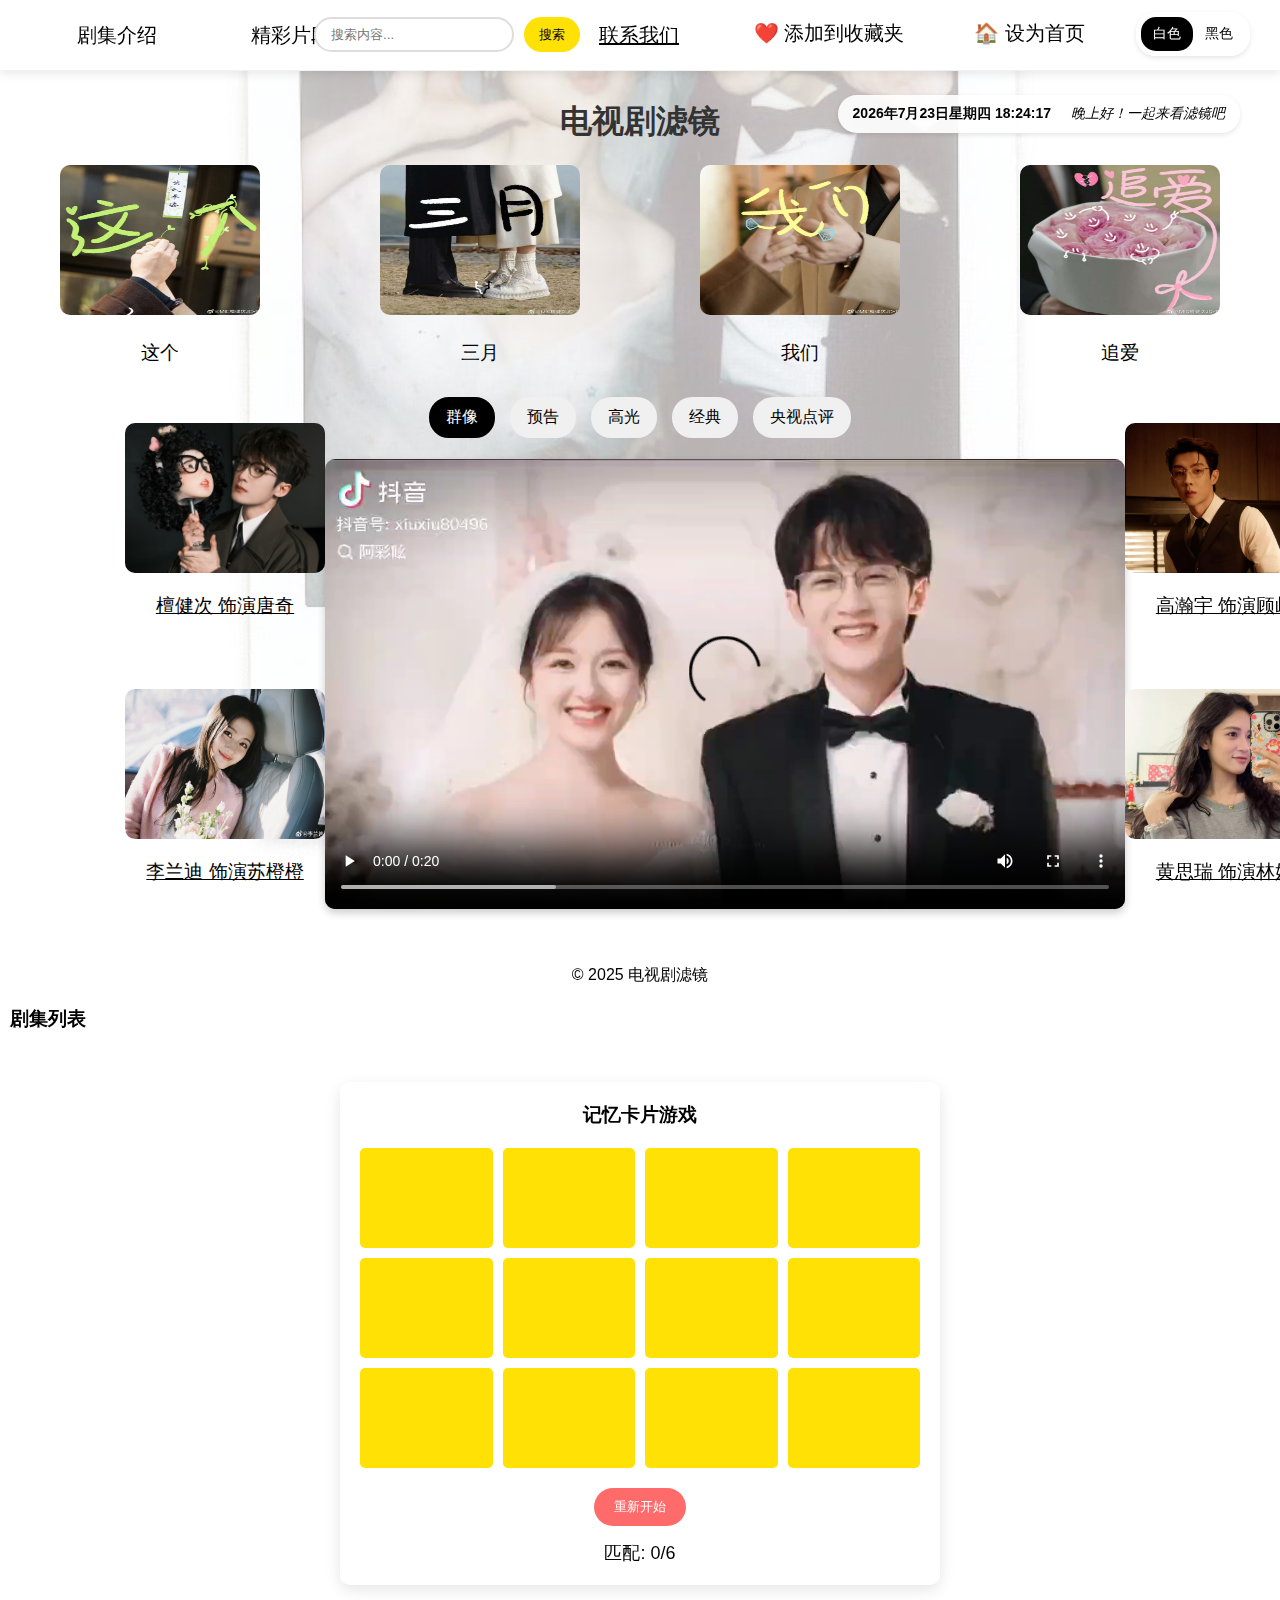
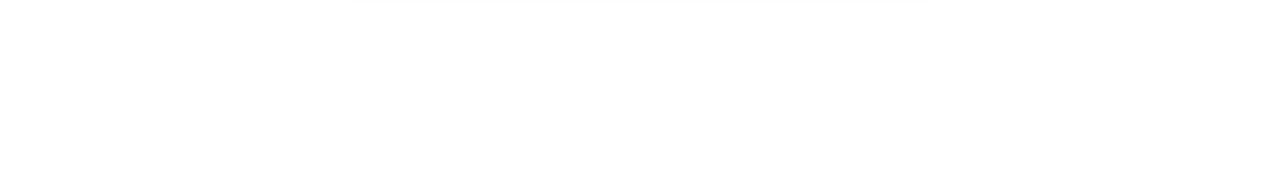
<file: index.html>
<!DOCTYPE html>
<html lang="en">
<head>
    <meta charset="UTF-8">
    <meta http-equiv="X-UA-Compatible" content="IE=edge">
    <meta name="viewport" content="width=device-width, initial-scale=1.0">
    <title>电视剧滤镜</title>
    <link rel="stylesheet" href="css/styles.css">
    <script src="js/script.js"></script>
</head>
<body>
    <meta name="viewport" content="width=device-width, initial-scale=1.0">
        <!-- 新增：主题切换按钮 -->
    <div class="theme-switcher">
        <button id="lightMode" class="active">白色</button>
        <button id="darkMode">黑色</button>
    </div>
    
    <nav>
        <div class="nav-container">
            <ul class="main-menu">
                <!-- 剧集介绍 -->
                <li class="menu-item">
                    <span class="menu-text">剧集介绍</span>
                    <ul class="dropdown-menu">
                        <li class="dropdown-item">角色介绍</li>
                        <li class="dropdown-item">分集剧情</li>
                    </ul>
                </li>

                <!-- 精彩片段 -->
                <li class="menu-item">
                    <span class="menu-text">精彩片段</span>
                    <ul class="dropdown-menu">
                        <li class="dropdown-item">高光时刻</li>
                        <li class="dropdown-item">经典台词</li>
                        <li class="dropdown-item">情感戏份</li>
                    </ul>
                </li>

                <!-- 幕后花絮 -->
                <li class="menu-item">
                    <span class="menu-text">幕后花絮</span>
                    <ul class="dropdown-menu">
                        <li class="dropdown-item">拍摄花絮</li>
                        <li class="dropdown-item">演员采访</li>
                        <li class="dropdown-item">服装设计</li>
                        <li class="dropdown-item">特效解析</li>
                    </ul>
                </li>

                 <!-- 联系我们 -->
                <li class="menu-item">
                    <a href="demo1.html" class="menu-text">联系我们</a> <!-- 直接使用 <a> 包裹文本 -->
                </li>
            </ul>
        </div>
    </nav>

            <!-- 新增：日期、时间和欢迎词显示 -->
    <div class="datetime-welcome">
        <div id="currentDateTime"></div>
        <div id="welcomeMessage"></div>
    </div>
    
    <!-- 在主题切换按钮后面添加收藏和设为首页按钮 -->
    <div class="page-actions">
        <a href="javascript:void(0);" id="addToFavorites">❤️ 添加到收藏夹</a>
        <a href="javascript:void(0);" id="setAsHomepage">🏠 设为首页</a>
    </div>

    <div class="search-container">
    <input type="text" id="siteSearch" placeholder="搜索内容...">
    <button id="searchBtn">搜索</button>
    <div id="searchResults" class="search-results"></div>
</div>
        <!-- 背景音乐 -->
        <audio autoplay loop>
            <source src="music/视频转音频20250320201501.mp3" type="audio/mpeg">
        </audio>
        
    <table>
        <caption>
            <a href="https://baike.baidu.com/item/%E6%BB%A4%E9%95%9C/62859125" target="_blank" style="text-decoration: none; color: inherit;">电视剧滤镜</a>
        </caption>
        <tr>
            <td>
                <img src="images/_cgi-bin_mmwebwx-bin_webwxgetmsgimg__&MsgID=8461937347216410437&skey=@crypt_4bb1822_a576f16e38d2b5fedafdfb46e7c8455e&mmweb_appid=wx_webfilehelper.jpg" alt="" width="200" height="150">
            </td>
            <td>
                <img src="images/_cgi-bin_mmwebwx-bin_webwxgetmsgimg__&MsgID=4511033587826340749&skey=@crypt_4bb1822_a576f16e38d2b5fedafdfb46e7c8455e&mmweb_appid=wx_webfilehelper.jpg" alt="" width="200" height="150">
            </td>
            <td>
                <img src="images/_cgi-bin_mmwebwx-bin_webwxgetmsgimg__&MsgID=5172851673954040953&skey=@crypt_4bb1822_a576f16e38d2b5fedafdfb46e7c8455e&mmweb_appid=wx_webfilehelper.jpg" alt="" width="200" height="150">
            </td>
            <td>
                <img src="images/_cgi-bin_mmwebwx-bin_webwxgetmsgimg__&MsgID=6471369137885566182&skey=@crypt_4bb1822_a576f16e38d2b5fedafdfb46e7c8455e&mmweb_appid=wx_webfilehelper.jpg" alt="" width="200" height="150">
            </td>
        </tr>
        <tr>
            <td class="description">这个</td>
            <td class="description">三月</td>
            <td class="description">我们</td>
            <td class="description">追爱</td>
        </tr>
    </table>

    <div class="video-selector">
        <div class="video-option active" data-video="video/大结局.mp4">群像</div>
        <div class="video-option" data-video="video/预告.mp4">预告</div>
        <div class="video-option" data-video="video/高光+1.mp4">高光</div>
        <div class="video-option" data-video="video/搞笑+2.mp4">经典</div>
        <div class="video-option" data-video="video/央视点评.mp4">央视点评</div>
    </div>

    <div class="video-container">
        <!-- 左侧两张图片 -->
        <div class="image-wrapper1">
            <div class="image-item">
                <img src="images/檀健次.jpg" alt="">
                <a href="demo3.html" class="description">檀健次 饰演唐奇</a>
            </div>
            <div class="image-item">
                <img src="images/李兰迪.jpg" alt="">
                <a href="demo4.html" class="description">李兰迪 饰演苏橙橙</a>
            </div>
        </div>
        <video id="main-video" controls></video>

<!--         <video controls>
            <source src="/video/990070350.mp4" type="video/mp4">
        </video> -->

        <!-- 右侧两张图片 -->
        <div class="image-wrapper2">
            <div class="image-item">
                <img src="images/高瀚宇.jpg" alt="">
                <a href="demo.html" class="description">高瀚宇 饰演顾屿</a>
            </div>
            <div class="image-item">
                <img src="images/黄思瑞.jpg" alt="">
                <a href="demo2.html" class="description">黄思瑞 饰演林媛</a>
            </div>
        </div>
    </div>
    <div class="bottom">
        <p>© 2025 电视剧滤镜</p>
    </div>
    <script>
        // 主题切换功能
        const lightModeBtn = document.getElementById('lightMode');
        const darkModeBtn = document.getElementById('darkMode');
        const body = document.body;

        // 默认浅色模式
        body.classList.remove('dark-mode');

        // 切换至深色模式
        darkModeBtn.addEventListener('click', () => {
            body.classList.add('dark-mode');
            lightModeBtn.classList.remove('active');
            darkModeBtn.classList.add('active');
            localStorage.setItem('theme', 'dark');
        });

        // 切换至浅色模式
        lightModeBtn.addEventListener('click', () => {
            body.classList.remove('dark-mode');
            darkModeBtn.classList.remove('active');
            lightModeBtn.classList.add('active');
            localStorage.setItem('theme', 'light');
        });

        // 读取本地存储的主题偏好
        if (localStorage.getItem('theme') === 'dark') {
            body.classList.add('dark-mode');
            darkModeBtn.classList.add('active');
            lightModeBtn.classList.remove('active');
        }
    </script>
    <script>
    // 视频切换功能
    const videoOptions = document.querySelectorAll('.video-option');
    const mainVideo = document.getElementById('main-video');
    
    // 默认加载第一个视频
    mainVideo.src = videoOptions[0].dataset.video;
    
    // 点击切换视频
    videoOptions.forEach(option => {
        option.addEventListener('click', () => {
            // 更新活跃状态
            videoOptions.forEach(opt => opt.classList.remove('active'));
            option.classList.add('active');
            
            // 切换视频源
            mainVideo.src = option.dataset.video;
            mainVideo.load(); // 重新加载视频
            mainVideo.play(); // 自动播放
        });
    });
</script>

<section class="actor-card">
    <h3 data-target="tjc-details">剧集列表</h3>
    <div id="tjc-details" style="display:none;">
        <div id="episodes-container"></div>
    </div>
</section>
<div class="game-container">
    <h3>记忆卡片游戏</h3>
    <div class="memory-game"></div>
    <button id="restartGame">重新开始</button>
    <div class="game-score">匹配: <span id="matches">0</span>/6</div>
</div>
</body>
</html>
</file>
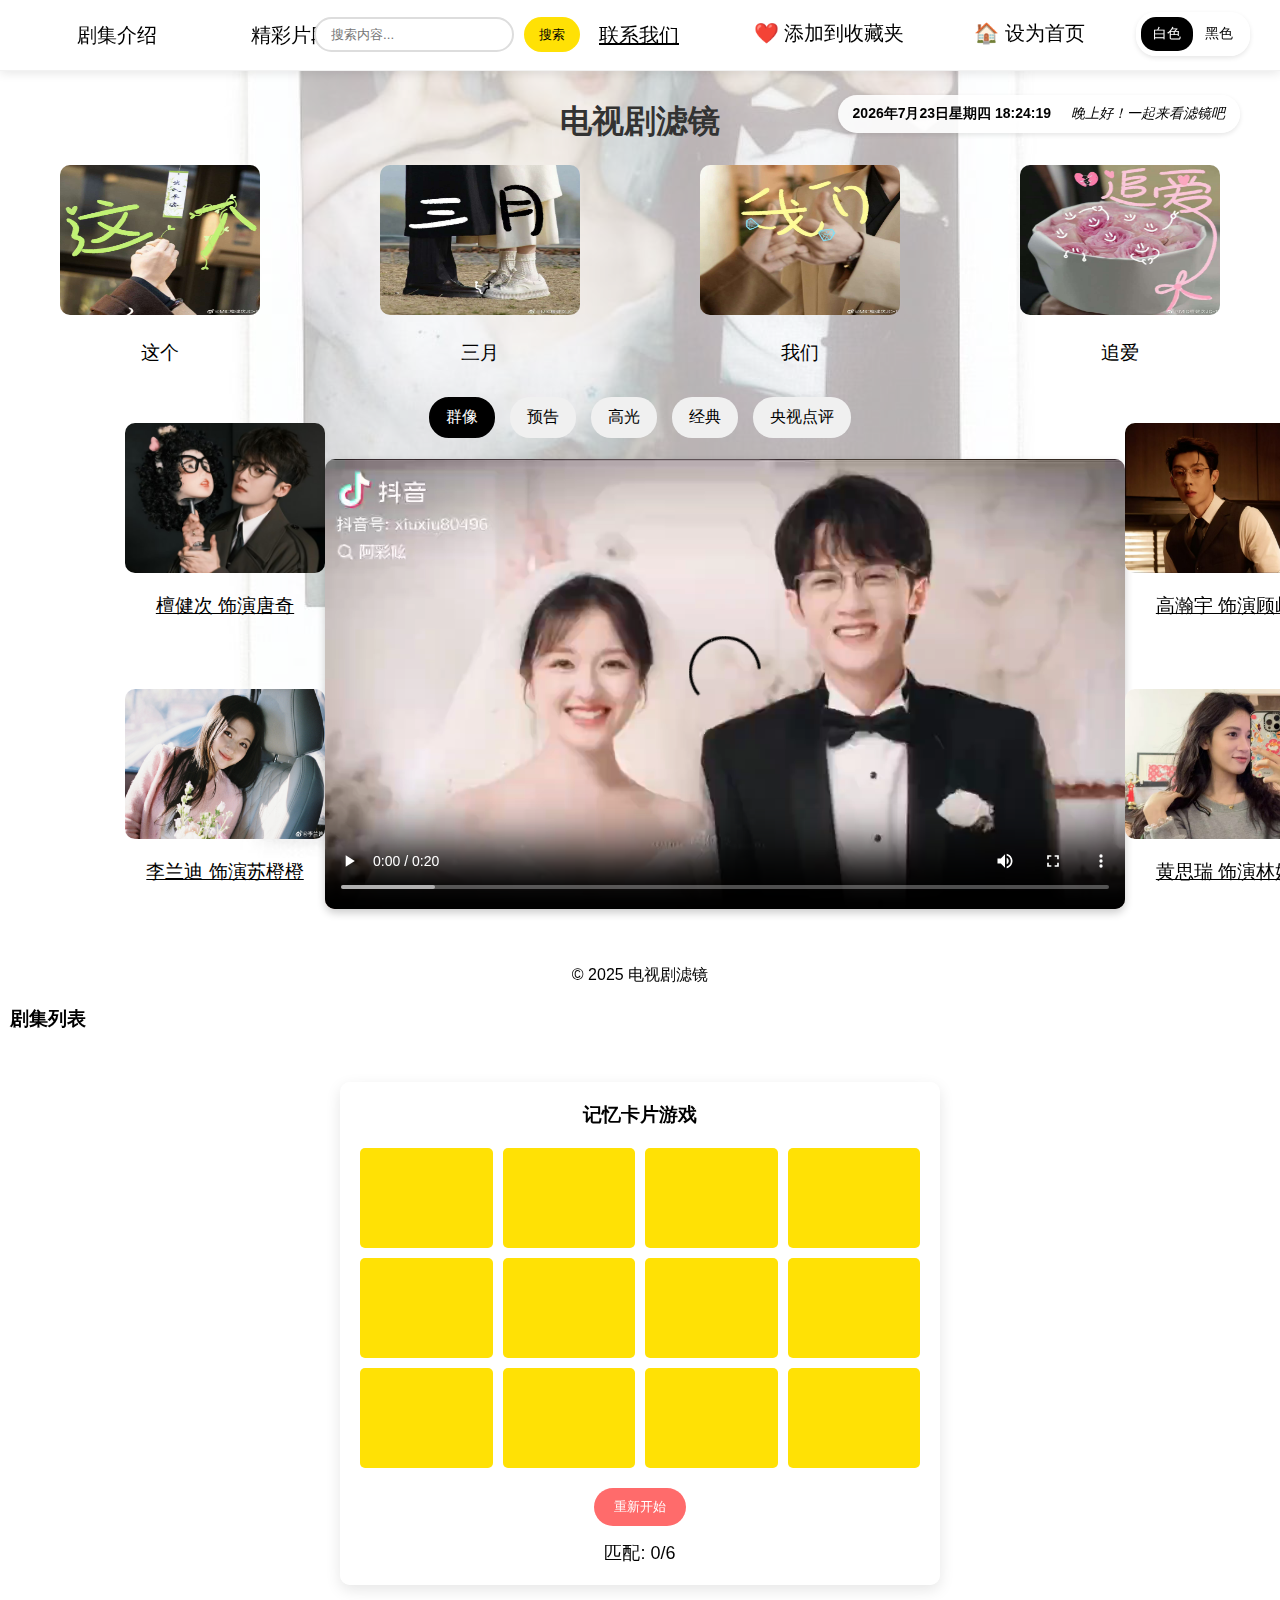
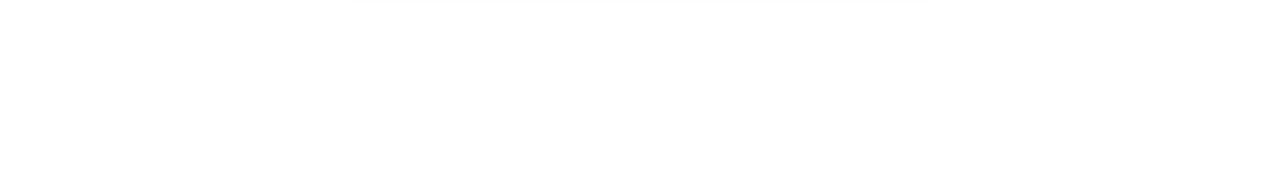
<file: 代码/index.html>
<!DOCTYPE html>
<html lang="en">
<head>
    <meta charset="UTF-8">
    <meta http-equiv="X-UA-Compatible" content="IE=edge">
    <meta name="viewport" content="width=device-width, initial-scale=1.0">
    <title>电视剧滤镜</title>
    <link rel="stylesheet" href="/css/styles.css">
    <script src="/js/script.js"></script>
</head>
<body>
    <meta name="viewport" content="width=device-width, initial-scale=1.0">
        <!-- 新增：主题切换按钮 -->
    <div class="theme-switcher">
        <button id="lightMode" class="active">白色</button>
        <button id="darkMode">黑色</button>
    </div>
    
    <nav>
        <div class="nav-container">
            <ul class="main-menu">
                <!-- 剧集介绍 -->
                <li class="menu-item">
                    <span class="menu-text">剧集介绍</span>
                    <ul class="dropdown-menu">
                        <li class="dropdown-item">角色介绍</li>
                        <li class="dropdown-item">分集剧情</li>
                    </ul>
                </li>

                <!-- 精彩片段 -->
                <li class="menu-item">
                    <span class="menu-text">精彩片段</span>
                    <ul class="dropdown-menu">
                        <li class="dropdown-item">高光时刻</li>
                        <li class="dropdown-item">经典台词</li>
                        <li class="dropdown-item">情感戏份</li>
                    </ul>
                </li>

                <!-- 幕后花絮 -->
                <li class="menu-item">
                    <span class="menu-text">幕后花絮</span>
                    <ul class="dropdown-menu">
                        <li class="dropdown-item">拍摄花絮</li>
                        <li class="dropdown-item">演员采访</li>
                        <li class="dropdown-item">服装设计</li>
                        <li class="dropdown-item">特效解析</li>
                    </ul>
                </li>

                 <!-- 联系我们 -->
                <li class="menu-item">
                    <a href="demo1.html" class="menu-text">联系我们</a> <!-- 直接使用 <a> 包裹文本 -->
                </li>
            </ul>
        </div>
    </nav>

            <!-- 新增：日期、时间和欢迎词显示 -->
    <div class="datetime-welcome">
        <div id="currentDateTime"></div>
        <div id="welcomeMessage"></div>
    </div>
    
    <!-- 在主题切换按钮后面添加收藏和设为首页按钮 -->
    <div class="page-actions">
        <a href="javascript:void(0);" id="addToFavorites">❤️ 添加到收藏夹</a>
        <a href="javascript:void(0);" id="setAsHomepage">🏠 设为首页</a>
    </div>

    <div class="search-container">
    <input type="text" id="siteSearch" placeholder="搜索内容...">
    <button id="searchBtn">搜索</button>
    <div id="searchResults" class="search-results"></div>
</div>
        <!-- 背景音乐 -->
        <audio autoplay loop>
            <source src="/music/视频转音频20250320201501.mp3" type="audio/mpeg">
        </audio>
        
    <table>
        <caption>
            <a href="https://baike.baidu.com/item/%E6%BB%A4%E9%95%9C/62859125" target="_blank" style="text-decoration: none; color: inherit;">电视剧滤镜</a>
        </caption>
        <tr>
            <td>
                <img src="../images/_cgi-bin_mmwebwx-bin_webwxgetmsgimg__&MsgID=8461937347216410437&skey=@crypt_4bb1822_a576f16e38d2b5fedafdfb46e7c8455e&mmweb_appid=wx_webfilehelper.jpg" alt="" width="200" height="150">
            </td>
            <td>
                <img src="../images/_cgi-bin_mmwebwx-bin_webwxgetmsgimg__&MsgID=4511033587826340749&skey=@crypt_4bb1822_a576f16e38d2b5fedafdfb46e7c8455e&mmweb_appid=wx_webfilehelper.jpg" alt="" width="200" height="150">
            </td>
            <td>
                <img src="../images/_cgi-bin_mmwebwx-bin_webwxgetmsgimg__&MsgID=5172851673954040953&skey=@crypt_4bb1822_a576f16e38d2b5fedafdfb46e7c8455e&mmweb_appid=wx_webfilehelper.jpg" alt="" width="200" height="150">
            </td>
            <td>
                <img src="../images/_cgi-bin_mmwebwx-bin_webwxgetmsgimg__&MsgID=6471369137885566182&skey=@crypt_4bb1822_a576f16e38d2b5fedafdfb46e7c8455e&mmweb_appid=wx_webfilehelper.jpg" alt="" width="200" height="150">
            </td>
        </tr>
        <tr>
            <td class="description">这个</td>
            <td class="description">三月</td>
            <td class="description">我们</td>
            <td class="description">追爱</td>
        </tr>
    </table>

    <div class="video-selector">
        <div class="video-option active" data-video="/video/大结局.mp4">群像</div>
        <div class="video-option" data-video="/video/预告.mp4">预告</div>
        <div class="video-option" data-video="/video/高光+1.mp4">高光</div>
        <div class="video-option" data-video="/video/搞笑+2.mp4">经典</div>
        <div class="video-option" data-video="/video/央视点评.mp4">央视点评</div>
    </div>

    <div class="video-container">
        <!-- 左侧两张图片 -->
        <div class="image-wrapper1">
            <div class="image-item">
                <img src="../images/檀健次.jpg" alt="">
                <a href="demo3.html" class="description">檀健次 饰演唐奇</a>
            </div>
            <div class="image-item">
                <img src="../images/李兰迪.jpg" alt="">
                <a href="demo4.html" class="description">李兰迪 饰演苏橙橙</a>
            </div>
        </div>
        <video id="main-video" controls></video>

<!--         <video controls>
            <source src="/video/990070350.mp4" type="video/mp4">
        </video> -->

        <!-- 右侧两张图片 -->
        <div class="image-wrapper2">
            <div class="image-item">
                <img src="../images/高瀚宇.jpg" alt="">
                <a href="demo.html" class="description">高瀚宇 饰演顾屿</a>
            </div>
            <div class="image-item">
                <img src="../images/黄思瑞.jpg" alt="">
                <a href="demo2.html" class="description">黄思瑞 饰演林媛</a>
            </div>
        </div>
    </div>
    <div class="bottom">
        <p>© 2025 电视剧滤镜</p>
    </div>
    <script>
        // 主题切换功能
        const lightModeBtn = document.getElementById('lightMode');
        const darkModeBtn = document.getElementById('darkMode');
        const body = document.body;

        // 默认浅色模式
        body.classList.remove('dark-mode');

        // 切换至深色模式
        darkModeBtn.addEventListener('click', () => {
            body.classList.add('dark-mode');
            lightModeBtn.classList.remove('active');
            darkModeBtn.classList.add('active');
            localStorage.setItem('theme', 'dark');
        });

        // 切换至浅色模式
        lightModeBtn.addEventListener('click', () => {
            body.classList.remove('dark-mode');
            darkModeBtn.classList.remove('active');
            lightModeBtn.classList.add('active');
            localStorage.setItem('theme', 'light');
        });

        // 读取本地存储的主题偏好
        if (localStorage.getItem('theme') === 'dark') {
            body.classList.add('dark-mode');
            darkModeBtn.classList.add('active');
            lightModeBtn.classList.remove('active');
        }
    </script>
    <script>
    // 视频切换功能
    const videoOptions = document.querySelectorAll('.video-option');
    const mainVideo = document.getElementById('main-video');
    
    // 默认加载第一个视频
    mainVideo.src = videoOptions[0].dataset.video;
    
    // 点击切换视频
    videoOptions.forEach(option => {
        option.addEventListener('click', () => {
            // 更新活跃状态
            videoOptions.forEach(opt => opt.classList.remove('active'));
            option.classList.add('active');
            
            // 切换视频源
            mainVideo.src = option.dataset.video;
            mainVideo.load(); // 重新加载视频
            mainVideo.play(); // 自动播放
        });
    });
</script>

<section class="actor-card">
    <h3 data-target="tjc-details">剧集列表</h3>
    <div id="tjc-details" style="display:none;">
        <div id="episodes-container"></div>
    </div>
</section>
<div class="game-container">
    <h3>记忆卡片游戏</h3>
    <div class="memory-game"></div>
    <button id="restartGame">重新开始</button>
    <div class="game-score">匹配: <span id="matches">0</span>/6</div>
</div>
</body>
</html>
</file>
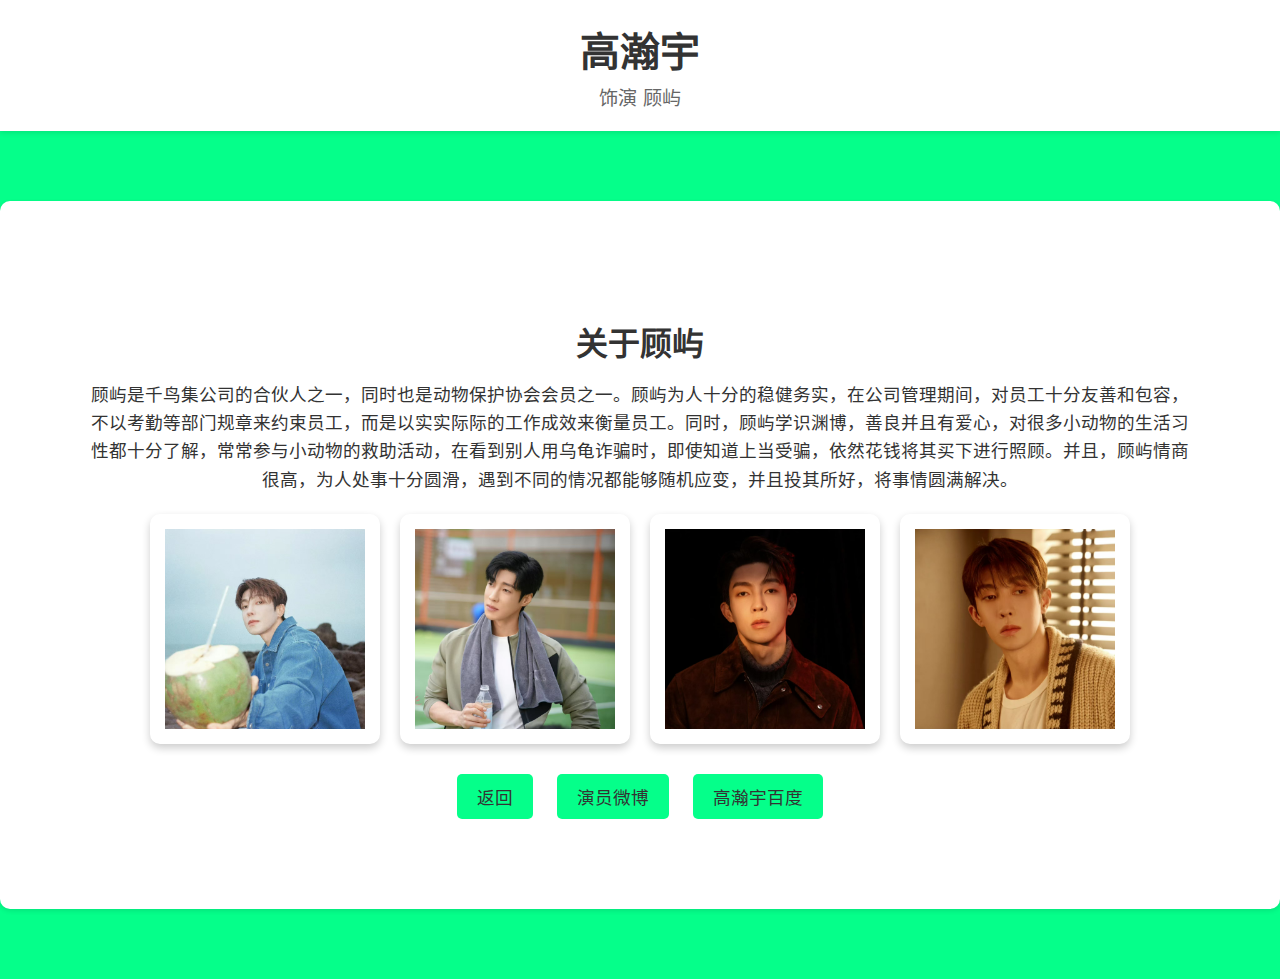
<file: demo.html>
<!DOCTYPE html>
<html lang="zh-CN">
    <head>
        <meta charset="UTF-8">
        <meta name="viewport" content="width=device-width, initial-scale=1.0">
        <title>高瀚宇 饰演顾屿</title>
        <style>
            body {
                font-family: Arial, sans-serif;
                margin: 0;
                padding: 0;
                background-color: #05ff8a; /* 应援色 */
                color: #333;
            }
            header {
                text-align: center;
                padding: 20px;
                background-color: #fff;
                box-shadow: 0 2px 5px rgba(0, 0, 0, 0.1);
            }
            header h1 {
                margin: 0;
                font-size: 2.5em;
                color: #333;
            }
            header p {
                margin: 5px 0 0;
                font-size: 1.2em;
                color: #666;
            }
            .container {
                max-width: 1500px;
                margin: 70px auto;
                padding: 90px;
                background-color: #fff;
                border-radius: 10px;
                box-shadow: 0 2px 5px rgba(0, 0, 0, 0.1);
            }
            .intro {
                text-align: center;
                margin-bottom: 20px;
            }
            .intro h2 {
                font-size: 2em;
                margin-bottom: 10px;
            }
            .intro p {
                font-size: 1.1em;
                line-height: 1.6;
            }
            .gallery {
                display: flex;
                flex-wrap: wrap;
                gap: 20px;
                justify-content: center;
            }
            .gallery img {
                width: 200px;
                height: 200px;
                border-radius: 10px;
                object-fit: cover;
                transition: transform 0.3s ease;
                padding: 10px; /* 增加内边距 */
                background-color: #fff; /* 背景色为白色 */
                border: 5px solid #fff; /* 增加白色边框 */
                box-shadow: 0 4px 8px rgba(0, 0, 0, 0.2); /* 添加阴影效果 */
            }
            .gallery img:hover {
                transform: scale(1.1);
            }
            .social-links {
                text-align: center;
                margin-top: 30px;
            }
            .social-links a {
                display: inline-block;
                margin: 0 10px;
                padding: 10px 20px;
                background-color: #05ff8a;
                color: #333;
                text-decoration: none;
                border-radius: 5px;
                font-size: 1.1em;
                transition: background-color 0.3s ease;
            }
            .social-links a:hover {
                background-color: #ffd700;
            }
            footer {
                text-align: center;
                padding: 20px;
                background-color: #fff;
                margin-top: 30px;
                box-shadow: 0 -2px 5px rgba(0, 0, 0, 0.1);
            }
            footer p {
                margin: 0;
                font-size: 0.9em;
                color: #666;
            }
        </style>
    </head>
<body>
    <header>
        <h1>高瀚宇</h1>
        <p>饰演 顾屿</p>
    </header>

    <div class="container">
        <div class="intro">
            <h2>关于顾屿</h2>
            <p>
                顾屿是千鸟集公司的合伙人之一，同时也是动物保护协会会员之一。顾屿为人十分的稳健务实，在公司管理期间，对员工十分友善和包容，不以考勤等部门规章来约束员工，而是以实实际际的工作成效来衡量员工。同时，顾屿学识渊博，善良并且有爱心，对很多小动物的生活习性都十分了解，常常参与小动物的救助活动，在看到别人用乌龟诈骗时，即使知道上当受骗，依然花钱将其买下进行照顾。并且，顾屿情商很高，为人处事十分圆滑，遇到不同的情况都能够随机应变，并且投其所好，将事情圆满解决。
            </p>
        </div>

        <div class="gallery">
            <img src="../images/g1.jpg" alt="">
            <img src="../images/g2.jpg" alt="">
            <img src="../images/g3.jpg" alt="">
            <img src="../images/g4.jpg" alt="">
        </div>

        <div class="social-links">
            <a href="index.html" target="_blank">返回</a>
            <a href="https://weibo.com/u/1308391574?tabtype=newVideo" target="_blank">演员微博</a>
            <a href="https://baike.baidu.com/item/%E9%AB%98%E7%80%9A%E5%AE%87?fromModule=lemma_search-box" target="_blank">高瀚宇百度</a>
        </div>
    </div>
</body>
</html>
</file>
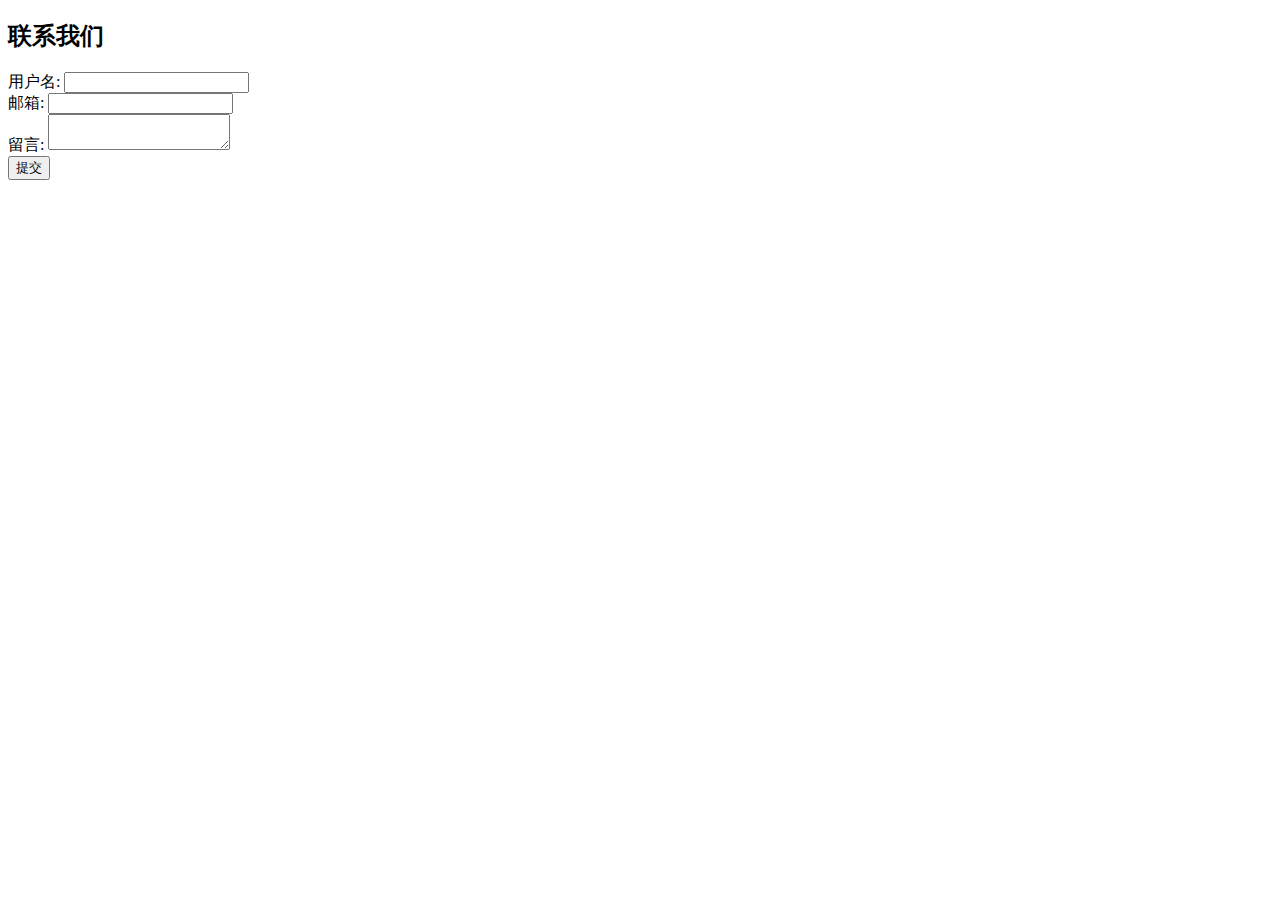
<file: demo1.html>
<!DOCTYPE html>
<html>
<head>
    <meta charset="UTF-8" />
    <title>联系我们</title>
    <script src="/js/script.js"></script>
</head>
<body>
    <div class="contact-form">
    <h2>联系我们</h2>
    <form id="contactForm">
        <div class="form-group">
            <label for="username">用户名:</label>
            <input type="text" id="username" name="username">
            <span id="usernameError" class="error-message"></span>
        </div>
        <div class="form-group">
            <label for="email">邮箱:</label>
            <input type="email" id="email" name="email">
            <span id="emailError" class="error-message"></span>
        </div>
        <div class="form-group">
            <label for="message">留言:</label>
            <textarea id="message" name="message"></textarea>
            <span id="messageError" class="error-message"></span>
        </div>
        <button type="submit">提交</button>
    </form>
</div>
</body>
</html>
</file>
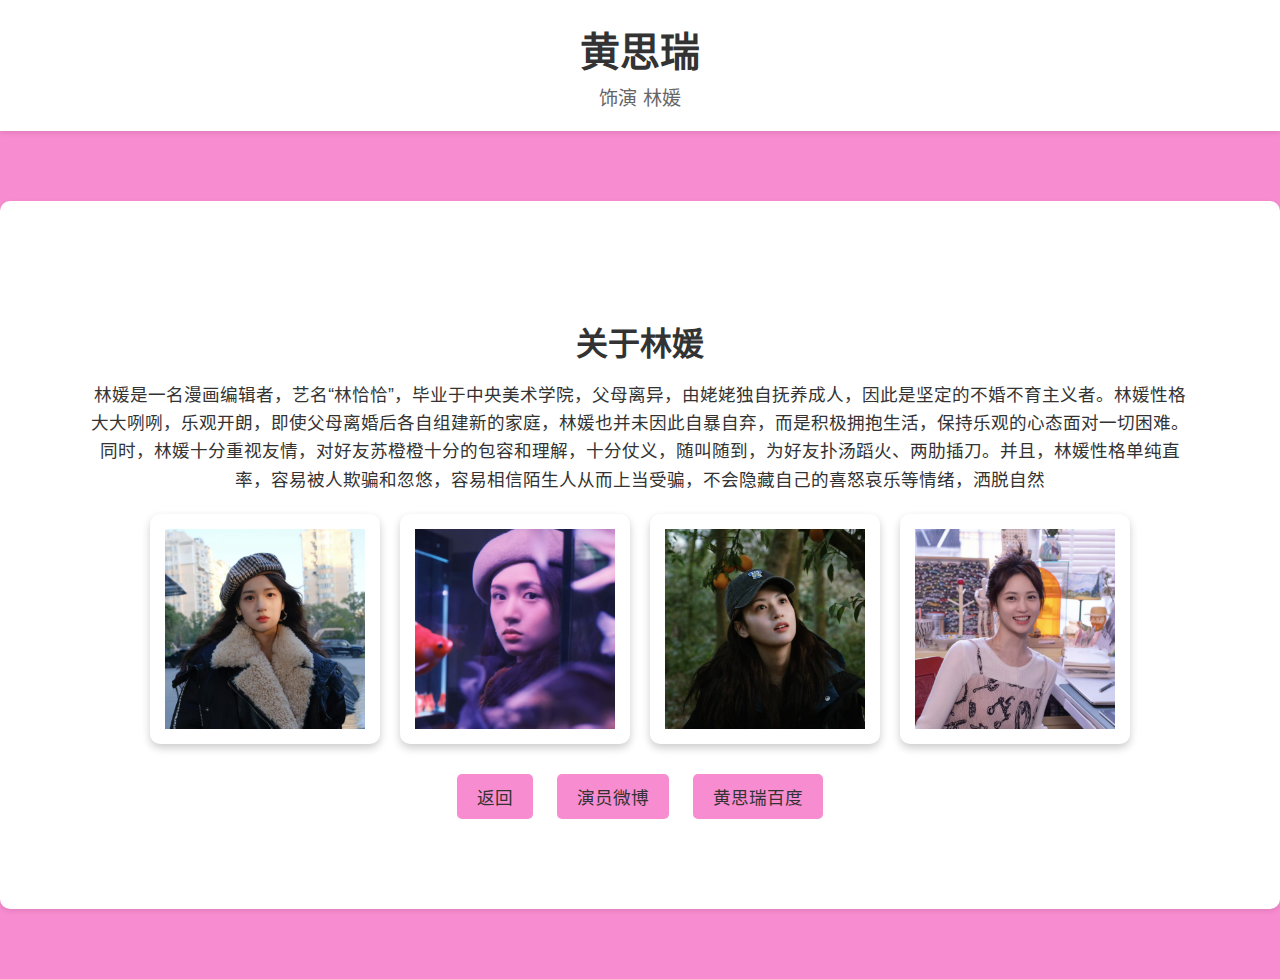
<file: demo2.html>
<!DOCTYPE html>
<html lang="zh-CN">
    <head>
        <meta charset="UTF-8">
        <meta name="viewport" content="width=device-width, initial-scale=1.0">
        <title>黄思瑞 饰演林媛</title>
        <style>
            body {
                font-family: Arial, sans-serif;
                margin: 0;
                padding: 0;
                background-color: #f88cd0; /* 应援色 */
                color: #333;
            }
            header {
                text-align: center;
                padding: 20px;
                background-color: #fff;
                box-shadow: 0 2px 5px rgba(0, 0, 0, 0.1);
            }
            header h1 {
                margin: 0;
                font-size: 2.5em;
                color: #333;
            }
            header p {
                margin: 5px 0 0;
                font-size: 1.2em;
                color: #666;
            }
            .container {
                max-width: 1500px;
                margin: 70px auto;
                padding: 90px;
                background-color: #fff;
                border-radius: 10px;
                box-shadow: 0 2px 5px rgba(0, 0, 0, 0.1);
            }
            .intro {
                text-align: center;
                margin-bottom: 20px;
            }
            .intro h2 {
                font-size: 2em;
                margin-bottom: 10px;
            }
            .intro p {
                font-size: 1.1em;
                line-height: 1.6;
            }
            .gallery {
                display: flex;
                flex-wrap: wrap;
                gap: 20px;
                justify-content: center;
            }
            .gallery img {
                width: 200px;
                height: 200px;
                border-radius: 10px;
                object-fit: cover;
                transition: transform 0.3s ease;
                padding: 10px; /* 增加内边距 */
                background-color: #fff; /* 背景色为白色 */
                border: 5px solid #fff; /* 增加白色边框 */
                box-shadow: 0 4px 8px rgba(0, 0, 0, 0.2); /* 添加阴影效果 */
            }
            .gallery img:hover {
                transform: scale(1.1);
            }
            .social-links {
                text-align: center;
                margin-top: 30px;
            }
            .social-links a {
                display: inline-block;
                margin: 0 10px;
                padding: 10px 20px;
                background-color: #f88cd0;
                color: #333;
                text-decoration: none;
                border-radius: 5px;
                font-size: 1.1em;
                transition: background-color 0.3s ease;
            }
            .social-links a:hover {
                background-color: #ffd700;
            }
            footer {
                text-align: center;
                padding: 20px;
                background-color: #fff;
                margin-top: 30px;
                box-shadow: 0 -2px 5px rgba(0, 0, 0, 0.1);
            }
            footer p {
                margin: 0;
                font-size: 0.9em;
                color: #666;
            }
        </style>
    </head>
<body>
    <header>
        <h1>黄思瑞</h1>
        <p>饰演 林媛</p>
    </header>

    <div class="container">
        <div class="intro">
            <h2>关于林媛</h2>
            <p>
                林媛是一名漫画编辑者，艺名“林恰恰”，毕业于中央美术学院，父母离异，由姥姥独自抚养成人，因此是坚定的不婚不育主义者。林媛性格大大咧咧，乐观开朗，即使父母离婚后各自组建新的家庭，林媛也并未因此自暴自弃，而是积极拥抱生活，保持乐观的心态面对一切困难。同时，林媛十分重视友情，对好友苏橙橙十分的包容和理解，十分仗义，随叫随到，为好友扑汤蹈火、两肋插刀。并且，林媛性格单纯直率，容易被人欺骗和忽悠，容易相信陌生人从而上当受骗，不会隐藏自己的喜怒哀乐等情绪，洒脱自然
            </p>
        </div>

        <div class="gallery">
            <img src="images/h1.jpg" alt="">
            <img src="images/h2.jpg" alt="">
            <img src="images/h3.jpg" alt="">
            <img src="images/h4.jpg" alt="">
        </div>

        <div class="social-links">
            <a href="index.html" target="_blank">返回</a>
            <a href="https://www.weibo.com/u/3764965687" target="_blank">演员微博</a>
            <a href="https://baike.baidu.com/item/%E9%BB%84%E6%80%9D%E7%91%9E?fromModule=lemma_search-box" target="_blank">黄思瑞百度</a>
        </div>
    </div>
</body>
</html>
</file>
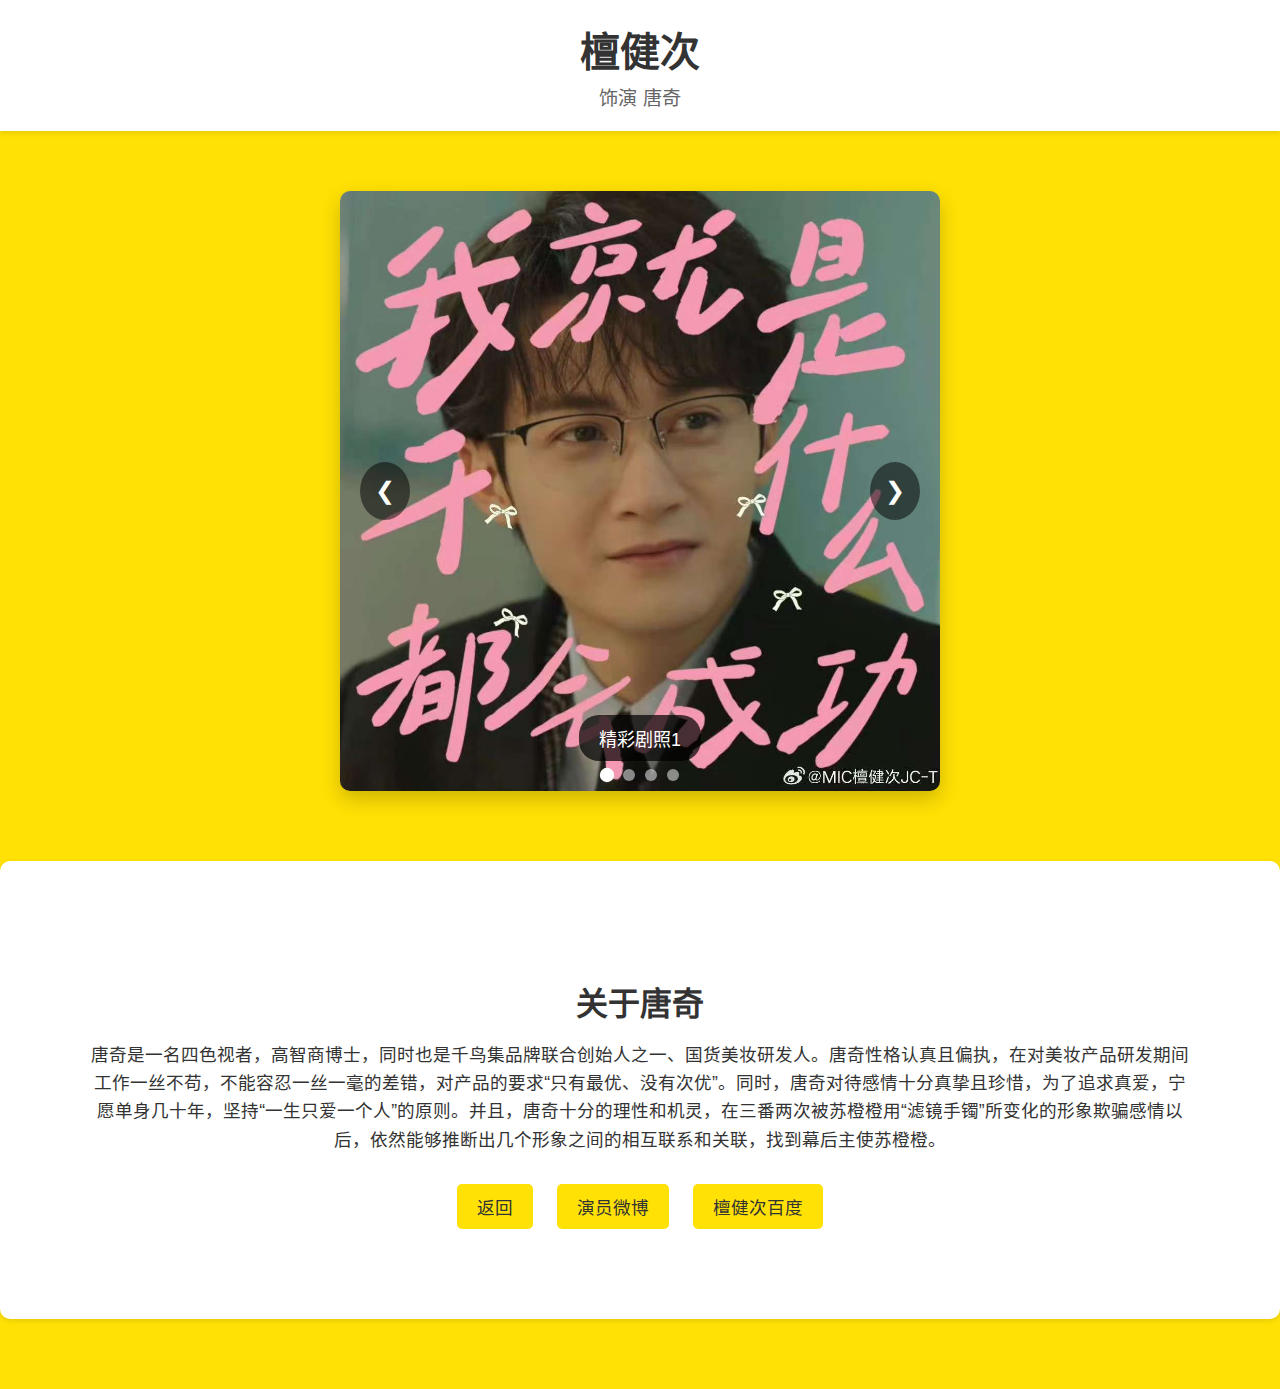
<file: demo3.html>
<!DOCTYPE html>
<html lang="zh-CN">
    <head>
        <meta charset="UTF-8">
        <meta name="viewport" content="width=device-width, initial-scale=1.0">
        <title>檀健次 饰演唐奇</title>
        <link rel="stylesheet" href="/css/styles1.css">
        <script src="/js/script1.js"></script>
    </head>
<body>

    <header>
        <h1>檀健次</h1>
        <p>饰演 唐奇</p>
    </header>

    <!-- 图片轮播容器 -->
<div class="carousel-container">
    <div class="carousel">
        <!-- 轮播图片 -->
        <div class="carousel-slide active">
            <img src="../images/t1.jpg" alt="剧照1">
            <div class="slide-caption">精彩剧照1</div>
        </div>
        <div class="carousel-slide">
            <img src="../images/t2.jpg" alt="剧照2">
            <div class="slide-caption">精彩剧照2</div>
        </div>
        <div class="carousel-slide">
            <img src="../images/t3.jpg" alt="剧照3">
            <div class="slide-caption">精彩剧照3</div>
        </div>
        <div class="carousel-slide">
            <img src="../images/t4.jpg" alt="剧照4">
            <div class="slide-caption">精彩剧照4</div>
        </div>
        <!-- 导航按钮 -->
        <button class="carousel-prev">&#10094;</button>
        <button class="carousel-next">&#10095;</button>
        
        <!-- 指示器 -->
        <div class="carousel-indicators">
            <span class="indicator active" data-slide="0"></span>
            <span class="indicator" data-slide="1"></span>
            <span class="indicator" data-slide="2"></span>
            <span class="indicator" data-slide="3"></span>
        </div>
    </div>
</div>

    <div class="container">
        <div class="intro">
            <h2>关于唐奇</h2>
            <p>
                唐奇是一名四色视者，高智商博士，同时也是千鸟集品牌联合创始人之一、国货美妆研发人。唐奇性格认真且偏执，在对美妆产品研发期间工作一丝不苟，不能容忍一丝一毫的差错，对产品的要求“只有最优、没有次优”。同时，唐奇对待感情十分真挚且珍惜，为了追求真爱，宁愿单身几十年，坚持“一生只爱一个人”的原则。并且，唐奇十分的理性和机灵，在三番两次被苏橙橙用“滤镜手镯”所变化的形象欺骗感情以后，依然能够推断出几个形象之间的相互联系和关联，找到幕后主使苏橙橙。
            </p>
        </div>

        <!-- <div class="gallery">
            <img src="../images/t1.jpg" alt="檀健次图片1">
            <img src="../images/t2.jpg" alt="檀健次图片2">
            <img src="../images/t3.jpg" alt="檀健次图片3">
            <img src="../images/t4.jpg" alt="檀健次图片4">
        </div> -->

        <div class="social-links">
            <a href="index.html" target="_blank">返回</a>
            <a href="https://weibo.com/u/1798539915" target="_blank">演员微博</a>
            <a href="https://baike.baidu.com/item/%E6%AA%80%E5%81%A5%E6%AC%A1?fromModule=lemma_search-box" target="_blank">檀健次百度</a>
        </div>
    </div>
</body>
</html>
</file>
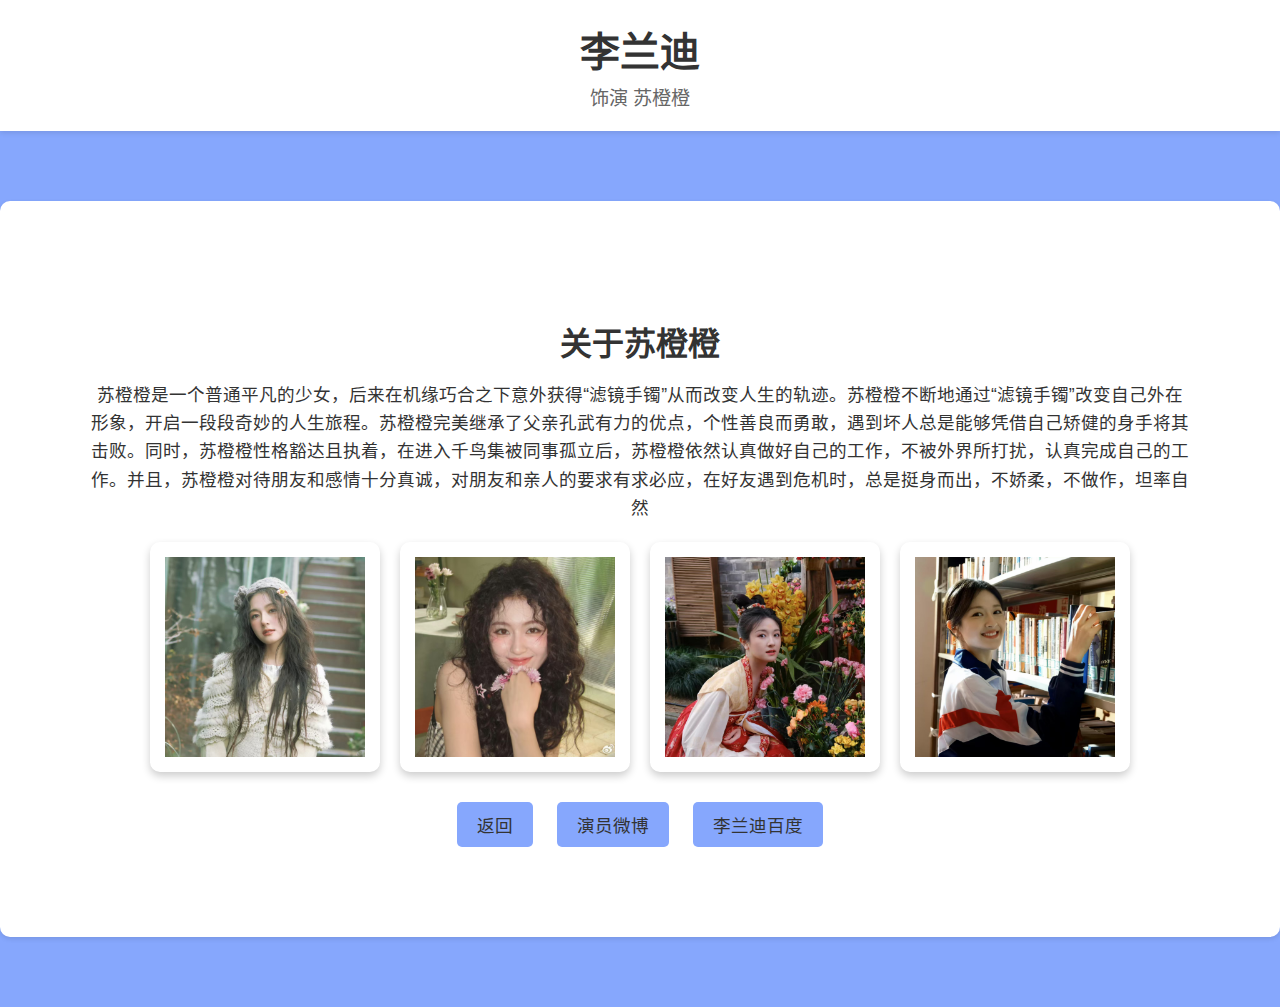
<file: demo4.html>
<!DOCTYPE html>
<html lang="zh-CN">
    <head>
        <meta charset="UTF-8">
        <meta name="viewport" content="width=device-width, initial-scale=1.0">
        <title>李兰迪 饰演苏橙橙</title>
        <style>
            body {
                font-family: Arial, sans-serif;
                margin: 0;
                padding: 0;
                background-color: #86a7fd; /* 应援色 */
                color: #333;
            }
            header {
                text-align: center;
                padding: 20px;
                background-color: #fff;
                box-shadow: 0 2px 5px rgba(0, 0, 0, 0.1);
            }
            header h1 {
                margin: 0;
                font-size: 2.5em;
                color: #333;
            }
            header p {
                margin: 5px 0 0;
                font-size: 1.2em;
                color: #666;
            }
            .container {
                max-width: 1500px;
                margin: 70px auto;
                padding: 90px;
                background-color: #fff;
                border-radius: 10px;
                box-shadow: 0 2px 5px rgba(0, 0, 0, 0.1);
            }
            .intro {
                text-align: center;
                margin-bottom: 20px;
            }
            .intro h2 {
                font-size: 2em;
                margin-bottom: 10px;
            }
            .intro p {
                font-size: 1.1em;
                line-height: 1.6;
            }
            .gallery {
                display: flex;
                flex-wrap: wrap;
                gap: 20px;
                justify-content: center;
            }
            .gallery img {
                width: 200px;
                height: 200px;
                border-radius: 10px;
                object-fit: cover;
                transition: transform 0.3s ease;
                padding: 10px; /* 增加内边距 */
                background-color: #fff; /* 背景色为白色 */
                border: 5px solid #fff; /* 增加白色边框 */
                box-shadow: 0 4px 8px rgba(0, 0, 0, 0.2); /* 添加阴影效果 */
            }
            .gallery img:hover {
                transform: scale(1.1);
            }
            .social-links {
                text-align: center;
                margin-top: 30px;
            }
            .social-links a {
                display: inline-block;
                margin: 0 10px;
                padding: 10px 20px;
                background-color: #86a7fd;
                color: #333;
                text-decoration: none;
                border-radius: 5px;
                font-size: 1.1em;
                transition: background-color 0.3s ease;
            }
            .social-links a:hover {
                background-color: #ffd700;
            }
            footer {
                text-align: center;
                padding: 20px;
                background-color: #fff;
                margin-top: 30px;
                box-shadow: 0 -2px 5px rgba(0, 0, 0, 0.1);
            }
            footer p {
                margin: 0;
                font-size: 0.9em;
                color: #666;
            }
        </style>
    </head>
<body>
    <header>
        <h1>李兰迪</h1>
        <p>饰演 苏橙橙</p>
    </header>

    <div class="container">
        <div class="intro">
            <h2>关于苏橙橙</h2>
            <p>
                苏橙橙是一个普通平凡的少女，后来在机缘巧合之下意外获得“滤镜手镯”从而改变人生的轨迹。苏橙橙不断地通过“滤镜手镯”改变自己外在形象，开启一段段奇妙的人生旅程。苏橙橙完美继承了父亲孔武有力的优点，个性善良而勇敢，遇到坏人总是能够凭借自己矫健的身手将其击败。同时，苏橙橙性格豁达且执着，在进入千鸟集被同事孤立后，苏橙橙依然认真做好自己的工作，不被外界所打扰，认真完成自己的工作。并且，苏橙橙对待朋友和感情十分真诚，对朋友和亲人的要求有求必应，在好友遇到危机时，总是挺身而出，不娇柔，不做作，坦率自然
            </p>
        </div>

        <div class="gallery">
            <img src="../images/l1.jpg" alt="">
            <img src="../images/l2.jpg" alt="">
            <img src="../images/l3.jpg" alt="">
            <img src="../images/l4.jpg" alt="">
        </div>

        <div class="social-links">
            <a href="index.html" target="_blank">返回</a>
            <a href="https://www.weibo.com/u/1265743747" target="_blank">演员微博</a>
            <a href="https://baike.baidu.com/item/%E6%9D%8E%E5%85%B0%E8%BF%AA/155498?fromModule=lemma_search-box">李兰迪百度</a>
        </div>
    </div>
</body>
</html>
</file>
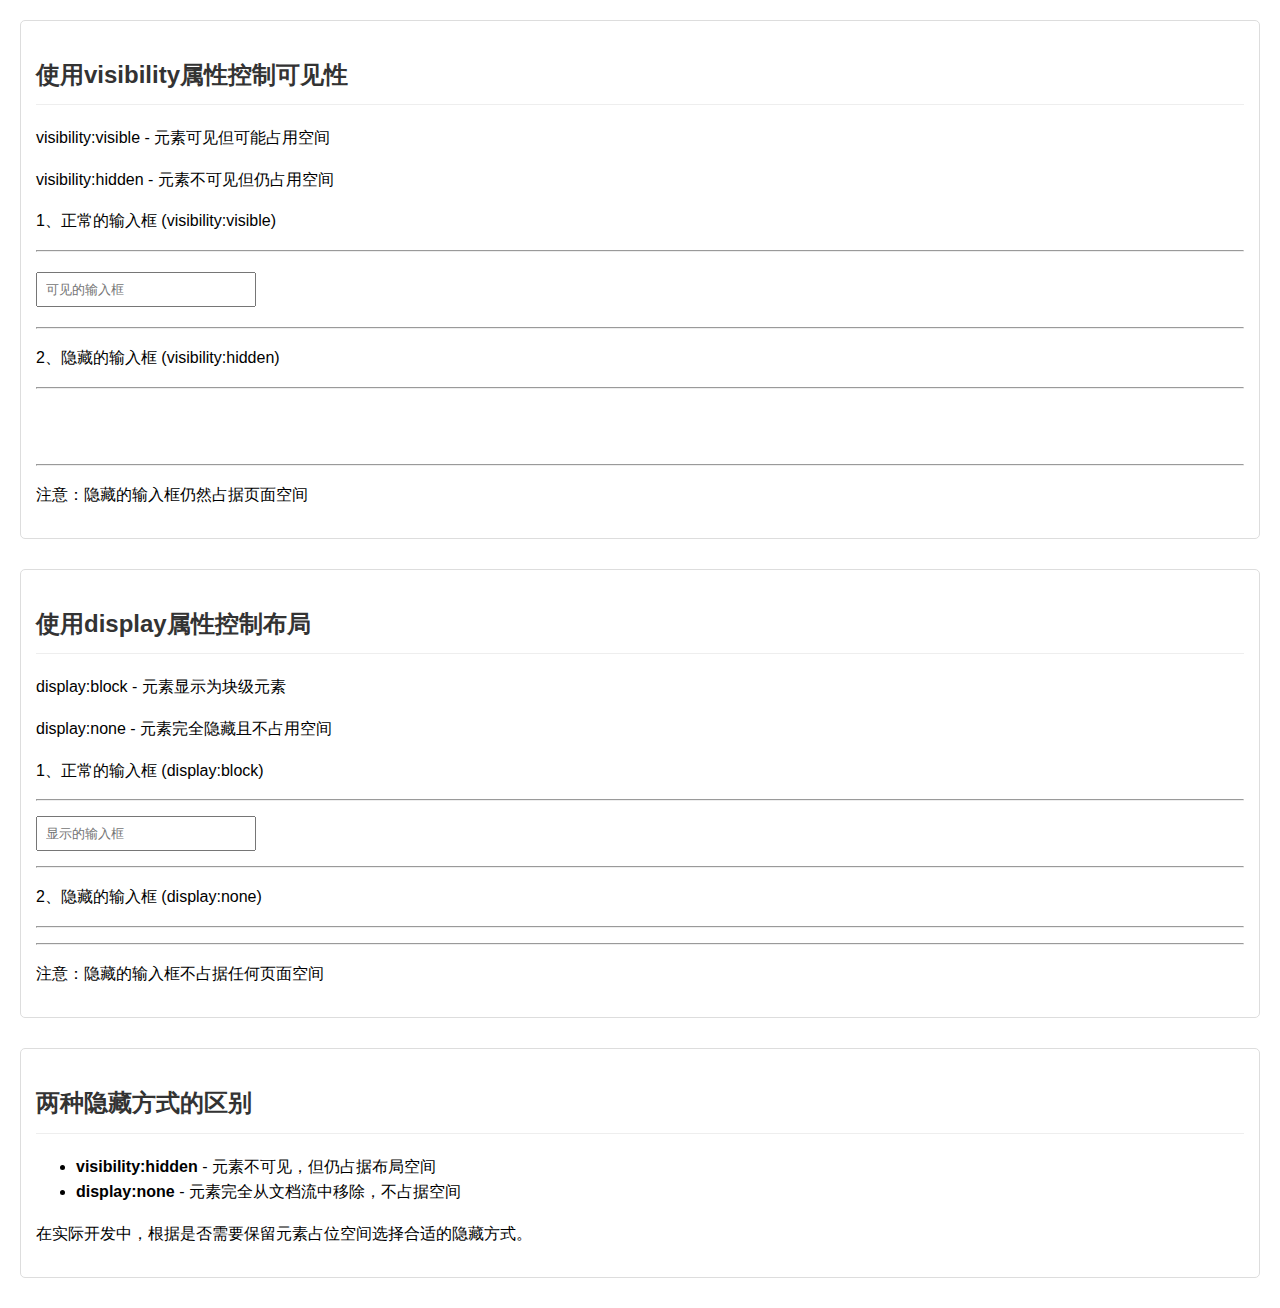
<file: vis_1.html>
<!DOCTYPE html>
<html>
<head>
    <meta charset="UTF-8">
    <title>JavaScript控制页面元素的显示与隐藏</title>
    <style>
        body {
            font-family: Arial, sans-serif;
            margin: 20px;
            line-height: 1.6;
        }
        hr {
            margin: 15px 0;
        }
        input {
            padding: 8px;
            margin: 5px 0;
            width: 200px;
        }
        .section {
            margin-bottom: 30px;
            padding: 15px;
            border: 1px solid #ddd;
            border-radius: 5px;
        }
        h2 {
            color: #333;
            border-bottom: 1px solid #eee;
            padding-bottom: 10px;
        }
    </style>
</head>
<body>
    <script>
        // 页面加载时显示的提示信息
        alert("hello,you are welcome");
        confirm("Are you ready?");
    </script>

    <div class="section">
        <h2>使用visibility属性控制可见性</h2>
        <p>visibility:visible - 元素可见但可能占用空间</p>
        <p>visibility:hidden - 元素不可见但仍占用空间</p>
        
        <p>1、正常的输入框 (visibility:visible)</p>
        <hr>
        <input name="txt1" id="txt1" style="visibility:visible" placeholder="可见的输入框">
        <hr>
        
        <p>2、隐藏的输入框 (visibility:hidden)</p>
        <hr>
        <input name="txt2" id="txt2" style="visibility:hidden" placeholder="隐藏的输入框(仍占用空间)">
        <hr>
        
        <p>注意：隐藏的输入框仍然占据页面空间</p>
    </div>

    <div class="section">
        <h2>使用display属性控制布局</h2>
        <p>display:block - 元素显示为块级元素</p>
        <p>display:none - 元素完全隐藏且不占用空间</p>
        
        <p>1、正常的输入框 (display:block)</p>
        <hr>
        <input name="txt3" id="txt3" style="display:block" placeholder="显示的输入框">
        <hr>
        
        <p>2、隐藏的输入框 (display:none)</p>
        <hr>
        <input name="txt4" id="txt4" style="display:none" placeholder="完全隐藏的输入框">
        <hr>
        
        <p>注意：隐藏的输入框不占据任何页面空间</p>
    </div>

    <div class="section">
        <h2>两种隐藏方式的区别</h2>
        <ul>
            <li><strong>visibility:hidden</strong> - 元素不可见，但仍占据布局空间</li>
            <li><strong>display:none</strong> - 元素完全从文档流中移除，不占据空间</li>
        </ul>
        <p>在实际开发中，根据是否需要保留元素占位空间选择合适的隐藏方式。</p>
    </div>
</body>
</html>
</file>
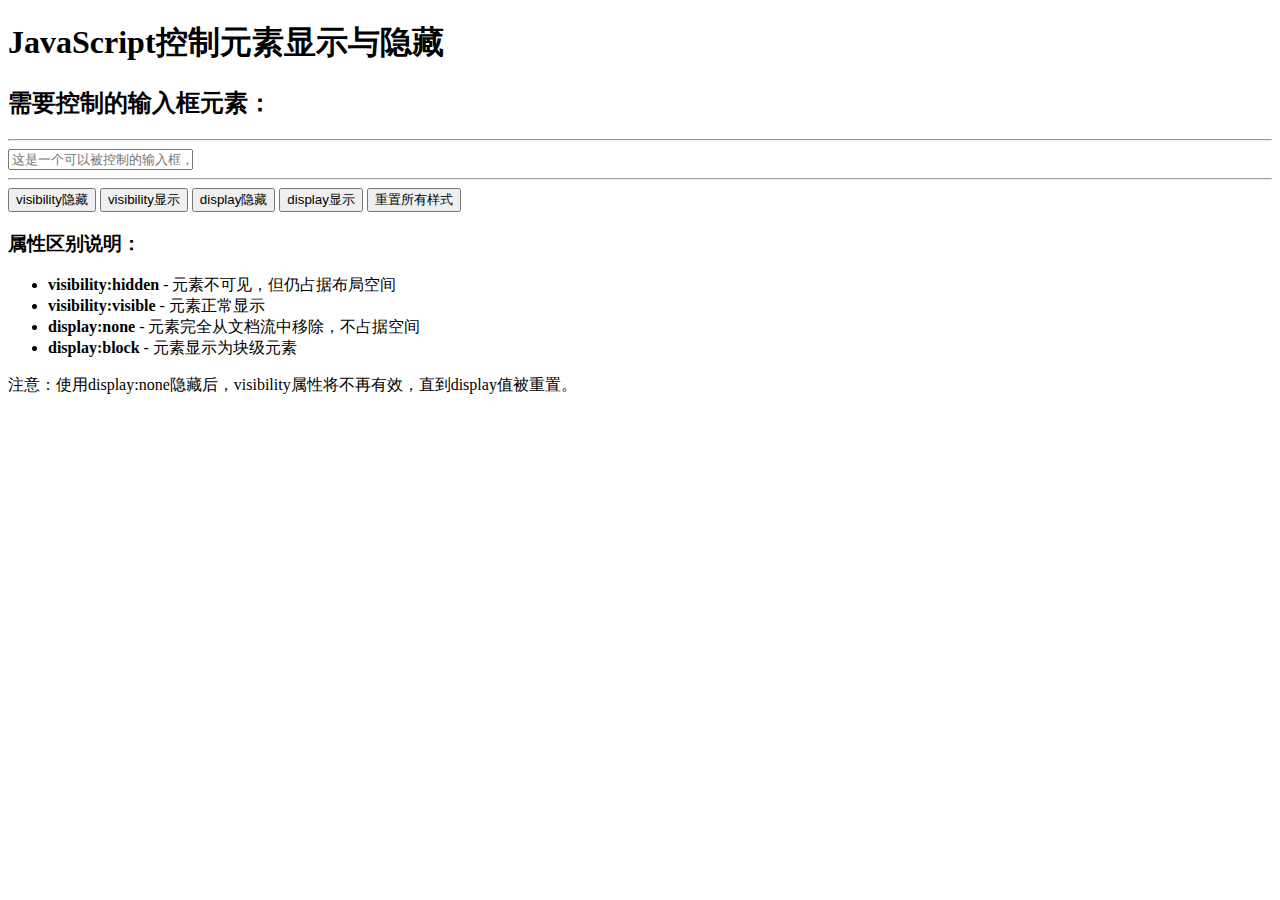
<file: vis_2.html>
<!DOCTYPE html>
<html>
<head>
    <meta charset="UTF-8">
    <title>JavaScript控制页面元素的显示与隐藏</title>

</head>
<body>
    <h1>JavaScript控制元素显示与隐藏</h1>
    
    <div class="demo-area">
        <h2>需要控制的输入框元素：</h2>
        <hr>
        <input id="txt1" type="text" placeholder="这是一个可以被控制的输入框，尝试改变我的可见性">
        <hr>
        
        <div class="control-panel">
            <button onclick="document.getElementById('txt1').style.visibility='hidden'">visibility隐藏</button>
            <button onclick="document.getElementById('txt1').style.visibility='visible'">visibility显示</button>
            <button onclick="document.getElementById('txt1').style.display='none'">display隐藏</button>
            <button onclick="document.getElementById('txt1').style.display='block'">display显示</button>
            <button class="reset" onclick="resetStyles()">重置所有样式</button>
        </div>
        
        <div class="explanation">
            <h3>属性区别说明：</h3>
            <ul>
                <li><strong>visibility:hidden</strong> - 元素不可见，但仍占据布局空间</li>
                <li><strong>visibility:visible</strong> - 元素正常显示</li>
                <li><strong>display:none</strong> - 元素完全从文档流中移除，不占据空间</li>
                <li><strong>display:block</strong> - 元素显示为块级元素</li>
            </ul>
            <p>注意：使用display:none隐藏后，visibility属性将不再有效，直到display值被重置。</p>
        </div>
    </div>

    <script>
        // 重置所有样式函数
        function resetStyles() {
            const element = document.getElementById('txt1');
            element.style.visibility = '';
            element.style.display = '';
            element.value = '';
        }
    </script>
</body>
</html>
</file>
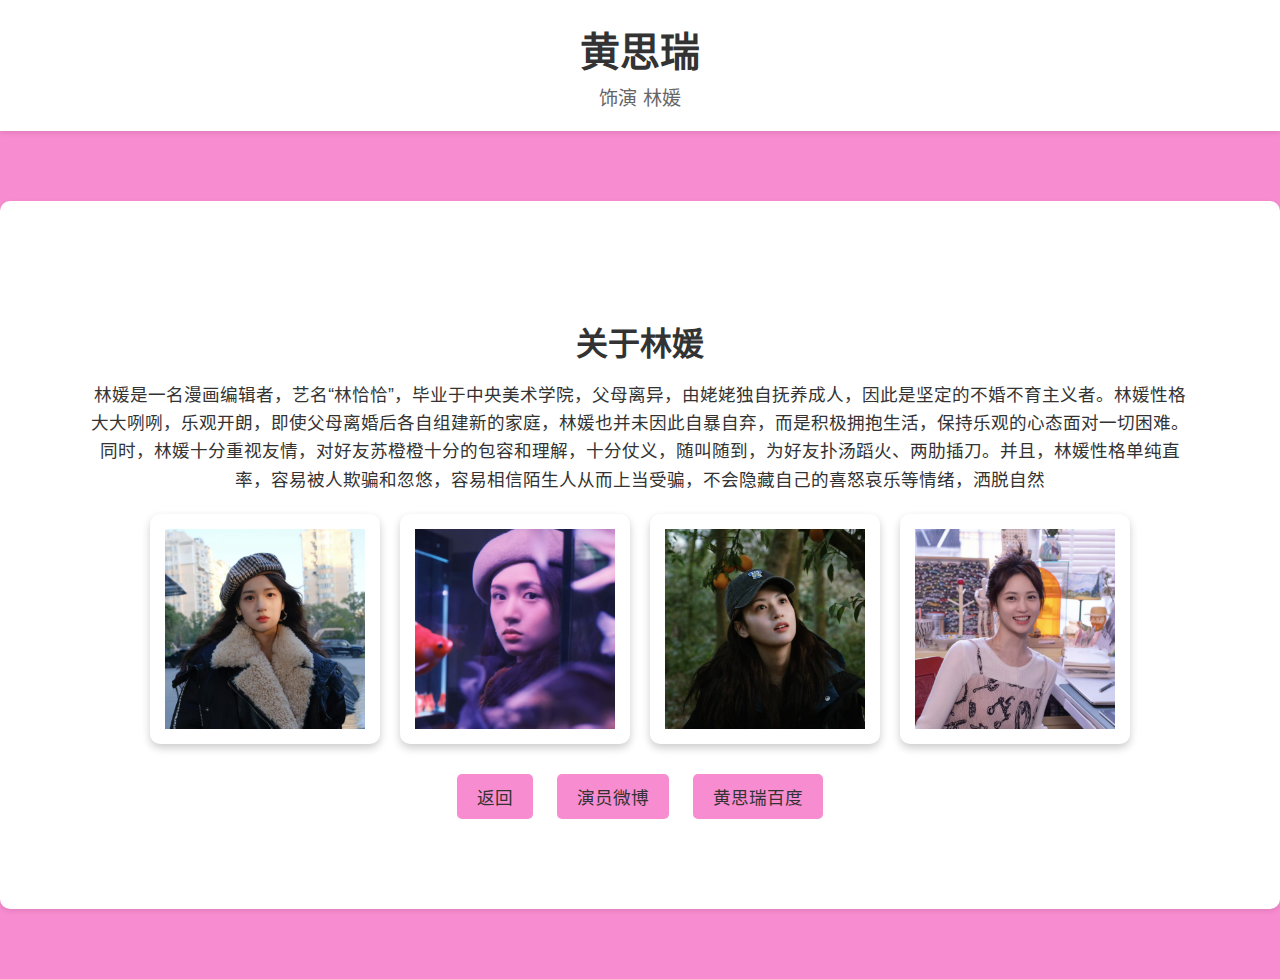
<file: 代码/demo2.html>
<!DOCTYPE html>
<html lang="zh-CN">
    <head>
        <meta charset="UTF-8">
        <meta name="viewport" content="width=device-width, initial-scale=1.0">
        <title>黄思瑞 饰演林媛</title>
        <style>
            body {
                font-family: Arial, sans-serif;
                margin: 0;
                padding: 0;
                background-color: #f88cd0; /* 应援色 */
                color: #333;
            }
            header {
                text-align: center;
                padding: 20px;
                background-color: #fff;
                box-shadow: 0 2px 5px rgba(0, 0, 0, 0.1);
            }
            header h1 {
                margin: 0;
                font-size: 2.5em;
                color: #333;
            }
            header p {
                margin: 5px 0 0;
                font-size: 1.2em;
                color: #666;
            }
            .container {
                max-width: 1500px;
                margin: 70px auto;
                padding: 90px;
                background-color: #fff;
                border-radius: 10px;
                box-shadow: 0 2px 5px rgba(0, 0, 0, 0.1);
            }
            .intro {
                text-align: center;
                margin-bottom: 20px;
            }
            .intro h2 {
                font-size: 2em;
                margin-bottom: 10px;
            }
            .intro p {
                font-size: 1.1em;
                line-height: 1.6;
            }
            .gallery {
                display: flex;
                flex-wrap: wrap;
                gap: 20px;
                justify-content: center;
            }
            .gallery img {
                width: 200px;
                height: 200px;
                border-radius: 10px;
                object-fit: cover;
                transition: transform 0.3s ease;
                padding: 10px; /* 增加内边距 */
                background-color: #fff; /* 背景色为白色 */
                border: 5px solid #fff; /* 增加白色边框 */
                box-shadow: 0 4px 8px rgba(0, 0, 0, 0.2); /* 添加阴影效果 */
            }
            .gallery img:hover {
                transform: scale(1.1);
            }
            .social-links {
                text-align: center;
                margin-top: 30px;
            }
            .social-links a {
                display: inline-block;
                margin: 0 10px;
                padding: 10px 20px;
                background-color: #f88cd0;
                color: #333;
                text-decoration: none;
                border-radius: 5px;
                font-size: 1.1em;
                transition: background-color 0.3s ease;
            }
            .social-links a:hover {
                background-color: #ffd700;
            }
            footer {
                text-align: center;
                padding: 20px;
                background-color: #fff;
                margin-top: 30px;
                box-shadow: 0 -2px 5px rgba(0, 0, 0, 0.1);
            }
            footer p {
                margin: 0;
                font-size: 0.9em;
                color: #666;
            }
        </style>
    </head>
<body>
    <header>
        <h1>黄思瑞</h1>
        <p>饰演 林媛</p>
    </header>

    <div class="container">
        <div class="intro">
            <h2>关于林媛</h2>
            <p>
                林媛是一名漫画编辑者，艺名“林恰恰”，毕业于中央美术学院，父母离异，由姥姥独自抚养成人，因此是坚定的不婚不育主义者。林媛性格大大咧咧，乐观开朗，即使父母离婚后各自组建新的家庭，林媛也并未因此自暴自弃，而是积极拥抱生活，保持乐观的心态面对一切困难。同时，林媛十分重视友情，对好友苏橙橙十分的包容和理解，十分仗义，随叫随到，为好友扑汤蹈火、两肋插刀。并且，林媛性格单纯直率，容易被人欺骗和忽悠，容易相信陌生人从而上当受骗，不会隐藏自己的喜怒哀乐等情绪，洒脱自然
            </p>
        </div>

        <div class="gallery">
            <img src="../images/h1.jpg" alt="">
            <img src="../images/h2.jpg" alt="">
            <img src="../images/h3.jpg" alt="">
            <img src="../images/h4.jpg" alt="">
        </div>

        <div class="social-links">
            <a href="index.html" target="_blank">返回</a>
            <a href="https://www.weibo.com/u/3764965687" target="_blank">演员微博</a>
            <a href="https://baike.baidu.com/item/%E9%BB%84%E6%80%9D%E7%91%9E?fromModule=lemma_search-box" target="_blank">黄思瑞百度</a>
        </div>
    </div>
</body>
</html>
</file>
<file: css/styles.css>
/* 基础重置 */
* {
    margin: 0;
    padding: 0;
    box-sizing: border-box;
    font-family: 'Microsoft YaHei', sans-serif;
}

/* 背景层设置 */
body {
    position: relative;
    min-height: 100vh;
    background-image: url('/images/_cgi-bin_mmwebwx-bin_webwxgetmsgimg__&MsgID=5095107607996642899&skey=@crypt_4bb1822_a576f16e38d2b5fedafdfb46e7c8455e&mmweb_appid=wx_webfilehelper.jpg'); /* 确保路径正确 */
    background-size: cover;
    background-attachment: fixed;
    background-position: center -550px;
    /* background-position: center -120px; */
}

/* 半透明遮罩层 */
body::after {
    content: '';
    position: absolute;
    top: -30px;
    left: 0;
    width: 100%;
    height: 115%; 
    background: rgba(255, 255, 255, 0.7);
    z-index: -1; /* 确保在内容下方 */
}

table {
    margin-top: 100px; /* 新增 */
    width: 100%;
    border-collapse: collapse;
    margin-bottom: 20px;
}

caption {
    font-size: 2em;
    font-weight: bold;
    margin-bottom: 10px;
    color: #333;
}
td {
    text-align: center;
    padding: 10px;
    border: 1px solid #ffffff00;
}
img {
    border-radius: 10px;
    transition: transform 0.3s ease;
}
img:hover {
    transform: scale(1.1);/* 点击变大 */
}
.description {
    font-size: 1.2em;
    color: #000000;
}
video {
    display: block;
    border-radius: 10px;
    box-shadow: 0 4px 8px rgba(0, 0, 0, 0.2);
}
.video-container {
    display: flex;
    justify-content: space-between;
    align-items: center;
    margin-bottom: 20px;
}
/*视频左侧两张图片样式 */
.video-container .image-wrapper1 {
    display: flex;
    flex-direction: column;
    gap: 10px;
    margin-left: 125px;
}

 /*视频右侧两张图片样式 */
.video-container .image-wrapper2 {
    display: flex;
    flex-direction: column;
    gap: 10px;
    margin-right: 125px;
}
.video-container .image-wrapper1 .image-item {
    text-align: center;
    margin-bottom: 60px;
}
.video-container .image-wrapper1 img {
    width: 200px;
    height: 150px;
}
.video-container .image-wrapper2 .image-item {
    text-align: center;
    margin-bottom: 60px;
}
.video-container .image-wrapper2 img {
    width: 200px;
    height: 150px;
}
.video-container video {
    width: 800px;
}
.image-item {
    display: flex;
    flex-direction: column; /* 垂直排列 */
    align-items: center; /* 内容居中 */
    text-align: center; /* 文字居中 */
    margin-bottom: 60px;
}
.image-item .description {
    margin-top: 20px; 
    color: #000000;
}

/* 导航栏容器 */
nav {
    position: fixed;
    top: 0;
    width: 100%;
    background: #FFFFFF;
    -webkit-backdrop-filter: blur(8px); /* 添加浏览器前缀 */
    backdrop-filter: blur(8px);
    box-shadow: 0 2px 10px rgba(0, 0, 0, 0.1);
    z-index: 1000;
    padding: 0 30px;
    border-bottom: 1px solid rgba(0, 0, 0, 0.05);
}
/* 新增内容容器定位 */
.content-container * {
    margin-top: 0 !important;
    padding-top: 10px !important;
}

/* 移除下拉菜单小圆点 */
.dropdown-item::before {
    content: none !important;
}

/* 导航内容容器 */
.nav-container {
    max-width: 1200px;
    margin: 0 0 0 20px; /* 左对齐调整 */
    height: 70px;
    display: flex;
    justify-content: flex-start; /* 强制左对齐 */
}

/* 页面操作按钮样式 - 与菜单一致 */
.page-actions {
    position: fixed;
    top: 20px;
    right: 180px;
    z-index: 1001;
    display: flex;
    gap: 40px; /* 与菜单项间距一致 */
}

.page-actions a {
    position: relative; /* 为下划线效果准备 */
    padding: 0 15px; /* 与菜单项内边距一致 */
    color: #000000; /* 文字颜色与菜单一致 */
    text-decoration: none; /* 去除默认下划线 */
    font-size: 20px; /* 与菜单文字大小一致 */
    cursor: pointer;
    transition: all 0.3s; /* 过渡效果与菜单一致 */
}

/* 动态下划线效果 - 与菜单一致 */
.page-actions a::after {
    content: "";
    position: absolute;
    bottom: -5px; /* 下划线位置调整 */
    left: 0;
    right: 0;
    height: 3px;
    background: #ffe105; /* 黄色下划线 */
    transform: scaleX(0);
    transition: transform 0.3s ease;
}

.page-actions a:hover::after {
    transform: scaleX(1); /* 悬停时显示下划线 */
}

/* 深色模式适配 */
body.dark-mode .page-actions a {
    color: #FFFFFF; /* 深色模式文字颜色 */
}

body.dark-mode .page-actions a::after {
    background: #ffe105; /* 保持黄色下划线 */
}

/* 主菜单样式 */
.main-menu {
    display: flex;
    gap: 40px;
    list-style: none;
    height: 100%;
    align-items: center;
}
/* 动态下划线 */
.menu-item::after {
    content: "";
    position: absolute;
    bottom: 0;
    left: 0;
    right: 0;
    height: 3px;
    background: #0984e3;
    transform: scaleX(0);
    transition: transform 0.3s ease;
}

.menu-item:hover::after {
    transform: scaleX(1);
}

/* 菜单项 */
.menu-item {
    position: relative;
    padding: 0 15px;
    cursor: pointer;
    transition: all 0.3s;
}
/* 动态下划线 */
.menu-item::after {
    background: #ffe105; /* 改为珊瑚红色 */
}

/* 菜单文字 */
.menu-text {
    color: #000000; 
    position: relative;
    padding: 8px 12px;
    border-radius: 4px;
    transition: all 0.3s;
    font-size:20px
}


/* 下拉菜单 */
.dropdown-menu {
    position: absolute;
    top: 100%;
    left: 0;
    background: white;
    min-width: 200px;
    box-shadow: 0 8px 20px rgba(0, 0, 0, 0.1);
    border-radius: 6px;
    opacity: 0;
    transform: translateY(10px);
    transition: all 0.3s ease;
    pointer-events: none;
}

/* 下拉菜单项 */
.dropdown-item {
    padding: 12px 24px;
    color: #000000;
    transition: all 0.2s;

}

.dropdown-item:hover {
    background: #f8f9fa;
    color: #007bff;
}

/* 显示下拉菜单 */
.menu-item:hover .dropdown-menu {
    opacity: 1;
    transform: translateY(0);
    pointer-events: auto;
    
}

/* 内容区域 */
.content {
    position: relative;
    z-index: 1; /* 确保在遮罩层上方 */
    margin-top: 90px;
    padding: 30px;
    background: rgba(255, 255, 255, 0.9);
    max-width: 1200px;
    margin: 90px auto 0;
    border-radius: 10px;
    box-shadow: 0 4px 12px rgba(0, 0, 0, 0.08); /* 添加投影增强层次感 */
}
.dropdown-item { 
    list-style: none; /* 新增去除列表符号 */
    padding-left: 24px !important; /* 调整对齐 */
}
.bottom {
    text-align: center; /* 水平居中 */
    color: #000000;
}

/* 平板设备 */
@media (max-width: 1024px) {
  .video-container {
    flex-direction: column;
    align-items: center;
  }
  
  .image-wrapper1, .image-wrapper2 {
    flex-direction: row;
    justify-content: center;
    flex-wrap: wrap;
  }
}

/* 移动设备 */
@media (max-width: 768px) {
  .nav-container {
    height: auto;
    padding: 10px;
  }
  
  .main-menu {
    flex-direction: column;
    gap: 10px;
  }
  
  table {
    margin-top: 150px;
  }
  
  .video-container video {
    width: 100%;
  }
}

/* 新增：主题切换按钮 */
.theme-switcher {
    position: fixed;
    top: 12px;
    right: 30px;
    z-index: 1001;
    background: rgba(255, 255, 255, 0.9);
    border-radius: 20px;
    padding: 5px;
    box-shadow: 0 2px 5px rgba(0, 0, 0, 0.1);
    display: flex;
}

.theme-switcher button {
    border: none;
    background: none;
    padding: 8px 12px;
    cursor: pointer;
    border-radius: 15px;
    font-size: 14px;
    transition: all 0.3s;
}

.theme-switcher button.active {
    background: #000000;
    color: white;
}

/* 新增：深色主题样式 */
body.dark-mode {
    --bg-color: #1A1A1A;
    --text-color: #FFFFFF;
    --nav-bg: #2A2A2A;
    --content-bg: rgba(40, 40, 40, 0.9);
    --hover-color: #000000;
}

body.dark-mode {
    background-color: var(--bg-color);
    color: var(--text-color);
}

body.dark-mode nav {
    background: var(--nav-bg);
    color: var(--text-color);
}

body.dark-mode .content {
    background: var(--content-bg);
    color: var(--text-color);
}

body.dark-mode .menu-text,
body.dark-mode .dropdown-item
body.dark-mode .dropdown-menu {
    color: var(--text-color);
}

body.dark-mode .dropdown-item:hover {
    color: var(--hover-color);
}

body.dark-mode .description {
    color: var(--hover-color);
}

/* 新增：视频选择器样式 */
.video-selector {
    display: flex;
    justify-content: center;
    gap: 15px;
    margin-bottom: -15px;
    flex-wrap: wrap;
}

.video-option {
    cursor: pointer;
    padding: 8px 15px;
    border-radius: 20px;
    background: #f0f0f0;
    transition: all 0.3s;
    border: 2px solid transparent;
    color: #000000;
}

.video-option:hover {
    background: #e0e0e0;
}

.video-option.active {
    background: #000000;
    color: white;
    border-color: #010101;
}

/* 表单样式 */
.contact-form {
    max-width: 500px;
    margin: 0 auto;
    padding: 20px;
    background: rgba(255, 255, 255, 0.9);
    border-radius: 8px;
}

.form-group {
    margin-bottom: 15px;
}

.error-message {
    color: red;
    font-size: 12px;
    display: block;
}

/* 演员卡片样式 */
.actor-card {
    cursor: pointer;
    margin: 10px 0;
    padding: 10px;
    background: rgba(255, 255, 255, 0.8);
    border-radius: 5px;
    color: #000000;
}

/* 剧集列表样式 */
.episode {
    margin-bottom: 15px;
    padding: 10px;
    background: rgba(255, 255, 255, 0.7);
    border-radius: 5px;
    color: #000000;
}

/* 日期时间和欢迎词样式 - 两行并排 */
.datetime-welcome {
    position: fixed;
    top: 95px;
    right: 40px;
    z-index: 1001;
    background: rgba(255, 255, 255, 0.9);
    border-radius: 20px;
    padding: 10px 15px;
    box-shadow: 0 2px 5px rgba(0, 0, 0, 0.1);
    font-size: 14px;
    color: #000000;
    display: flex;          /* 启用flex布局 */
    align-items: center;    /* 垂直居中 */
    gap: 20px;              /* 两个元素之间的间距 */
}

.datetime-welcome #currentDateTime {
    font-weight: bold;
    margin-bottom: 0;       /* 移除原来的下边距 */
    white-space: nowrap;    /* 防止日期换行 */
}

.datetime-welcome #welcomeMessage {
    font-style: italic;
    margin-bottom: 0;       /* 确保对齐 */
}

/* 深色模式适配 */
body.dark-mode .datetime-welcome {
    background: rgba(40, 40, 40, 0.9);
    color: #FFFFFF;
}

/* 鼠标跟随气泡样式 */
.mouse-bubble {
    position: fixed;
    border-radius: 50%;
    pointer-events: none;
    z-index: 9999;
    transform: translate(0, 0);
    opacity: 0.8;
    mix-blend-mode: screen;
}

/* 搜索框样式 */
.search-container {
    position: fixed;
    top: 17px;
    right: 700px;
    z-index: 1001;
    display: flex;
}

#siteSearch {
    padding: 8px 15px;
    border: 2px solid #ddd;
    border-radius: 20px;
    outline: none;
    width: 200px;
    transition: all 0.3s;
}

#siteSearch:focus {
    border-color: #ffe105;
}

#searchBtn {
    margin-left: 10px;
    padding: 8px 15px;
    background: #ffe105;
    border: none;
    border-radius: 20px;
    cursor: pointer;
    transition: all 0.3s;
}

#searchBtn:hover {
    background: #ffd700;
}

.search-results {
    position: absolute;
    top: 100%;
    left: 0;
    width: 100%;
    background: white;
    border-radius: 10px;
    box-shadow: 0 5px 15px rgba(0,0,0,0.1);
    max-height: 300px;
    overflow-y: auto;
    display: none;
}

.search-results a {
    display: block;
    padding: 10px;
    color: #333;
    text-decoration: none;
}

.search-results a:hover {
    background: #f5f5f5;
}

/* 深色模式适配 */
body.dark-mode #siteSearch {
    background: #333;
    color: white;
    border-color: #555;
}

body.dark-mode .search-results {
    background: #333;
    border: 1px solid #555;
}

body.dark-mode .search-results a {
    color: white;
}

body.dark-mode .search-results a:hover {
    background: #444;
}

/* 记忆卡片游戏样式 */
.game-container {
    max-width: 600px;
    margin: 40px auto;
    padding: 20px;
    background: rgba(255, 255, 255, 0.9);
    border-radius: 10px;
    text-align: center;
    box-shadow: 0 5px 15px rgba(0,0,0,0.1);
}

.memory-game {
    display: grid;
    grid-template-columns: repeat(4, 1fr);
    gap: 10px;
    margin: 20px 0;
}

.memory-card {
    height: 100px;
    background: #ffe105;
    border-radius: 5px;
    display: flex;
    justify-content: center;
    align-items: center;
    font-size: 24px;
    cursor: pointer;
    transition: all 0.3s;
    transform-style: preserve-3d;
    position: relative;
}

.memory-card.flipped {
    background: white;
    transform: rotateY(180deg);
}

.memory-card.matched {
    background: #1dd1a1;
    cursor: default;
}

#restartGame {
    padding: 10px 20px;
    background: #ff6b6b;
    color: white;
    border: none;
    border-radius: 20px;
    cursor: pointer;
    transition: all 0.3s;
}

#restartGame:hover {
    background: #ff5252;
}

.game-score {
    margin-top: 15px;
    font-size: 18px;
}

/* 深色模式适配 */
body.dark-mode .game-container {
    background: rgba(40, 40, 40, 0.9);
}

body.dark-mode .memory-card {
    background: #555;
}

body.dark-mode .memory-card.flipped {
    background: #777;
}
</file>
<file: css/styles1.css>
body {
    font-family: Arial, sans-serif;
    margin: 0;
    padding: 0;
    background-color: #ffe105; /* 应援色 */
    color: #333;
}
header {
    text-align: center;
    padding: 20px;
    background-color: #fff;
    box-shadow: 0 2px 5px rgba(0, 0, 0, 0.1);
}
header h1 {
    margin: 0;
    font-size: 2.5em;
    color: #333;
}
header p {
    margin: 5px 0 0;
    font-size: 1.2em;
    color: #666;
}
.container {
    max-width: 1500px;
    margin: 70px auto;
    padding: 90px;
    background-color: #fff;
    border-radius: 10px;
    box-shadow: 0 2px 5px rgba(0, 0, 0, 0.1);
}
.intro {
    text-align: center;
    margin-bottom: 20px;
}
.intro h2 {
    font-size: 2em;
    margin-bottom: 10px;
}
.intro p {
    font-size: 1.1em;
    line-height: 1.6;
}
.gallery {
    display: flex;
    flex-wrap: wrap;
    gap: 20px;
    justify-content: center;
}
.gallery img {
    width: 200px;
    height: 200px;
    border-radius: 10px;
    object-fit: cover;
    transition: transform 0.3s ease;
    padding: 10px; /* 增加内边距 */
    background-color: #fff; /* 背景色为白色 */
    border: 5px solid #fff; /* 增加白色边框 */
    box-shadow: 0 4px 8px rgba(0, 0, 0, 0.2); /* 添加阴影效果 */
}
.gallery img:hover {
    transform: scale(1.1);
}
.social-links {
    text-align: center;
    margin-top: 30px;
}
.social-links a {
    display: inline-block;
    margin: 0 10px;
    padding: 10px 20px;
    background-color: #ffe105;
    color: #333;
    text-decoration: none;
    border-radius: 5px;
    font-size: 1.1em;
    transition: background-color 0.3s ease;
}
.social-links a:hover {
    background-color: #ffd700;
}
footer {
    text-align: center;
    padding: 20px;
    background-color: #fff;
    margin-top: 30px;
    box-shadow: 0 -2px 5px rgba(0, 0, 0, 0.1);
}
footer p {
    margin: 0;
    font-size: 0.9em;
    color: #666;
}

/* 图片轮播样式 */
.carousel-container {
    display: flex;
    width: 600px;
    max-width: 600px;
    margin: 60px auto;
    position: relative;
}

.carousel {
    position: relative;
    width: 100%;
    height: 600px;
    overflow: hidden;
    border-radius: 10px;
    box-shadow: 0 8px 20px rgba(0, 0, 0, 0.2);
}

.carousel-slide {
    position: absolute;
    top: 0;
    left: 0;
    width: 100%;
    height: 100%;
    opacity: 0;
    transition: opacity 1s ease-in-out;
}

.carousel-slide.active {
    opacity: 1;
}

.carousel-slide img {
    width: 100%;
    height: 100%;
    object-fit: cover;
}

.slide-caption {
    position: absolute;
    bottom: 30px;
    left: 50%;
    transform: translateX(-50%);
    background: rgba(0, 0, 0, 0.7);
    color: white;
    padding: 10px 20px;
    border-radius: 20px;
    font-size: 18px;
}

.carousel-prev, .carousel-next {
    position: absolute;
    top: 50%;
    transform: translateY(-50%);
    background: rgba(0, 0, 0, 0.5);
    color: white;
    border: none;
    font-size: 24px;
    padding: 15px;
    cursor: pointer;
    border-radius: 50%;
    transition: all 0.3s;
    z-index: 10;
}

.carousel-prev:hover, .carousel-next:hover {
    background: rgba(0, 0, 0, 0.8);
}

.carousel-prev {
    left: 20px;
}

.carousel-next {
    right: 20px;
}

.carousel-indicators {
    position: absolute;
    bottom: 10px;
    left: 50%;
    transform: translateX(-50%);
    display: flex;
    gap: 10px;
    z-index: 10;
}

.indicator {
    width: 12px;
    height: 12px;
    border-radius: 50%;
    background: rgba(255, 255, 255, 0.5);
    cursor: pointer;
    transition: all 0.3s;
}

.indicator.active {
    background: white;
    transform: scale(1.2);
}

/* 深色模式适配 */
body.dark-mode .slide-caption {
    background: rgba(40, 40, 40, 0.8);
}

body.dark-mode .carousel-prev, 
body.dark-mode .carousel-next {
    background: rgba(255, 255, 255, 0.3);
}

body.dark-mode .carousel-prev:hover, 
body.dark-mode .carousel-next:hover {
    background: rgba(255, 255, 255, 0.5);
}

/* 响应式设计 */
@media (max-width: 768px) {
    .carousel {
        height: 300px;
    }
    
    .slide-caption {
        font-size: 14px;
        bottom: 15px;
    }
    
    .carousel-prev, .carousel-next {
        padding: 10px;
        font-size: 18px;
    }
}
</file>
